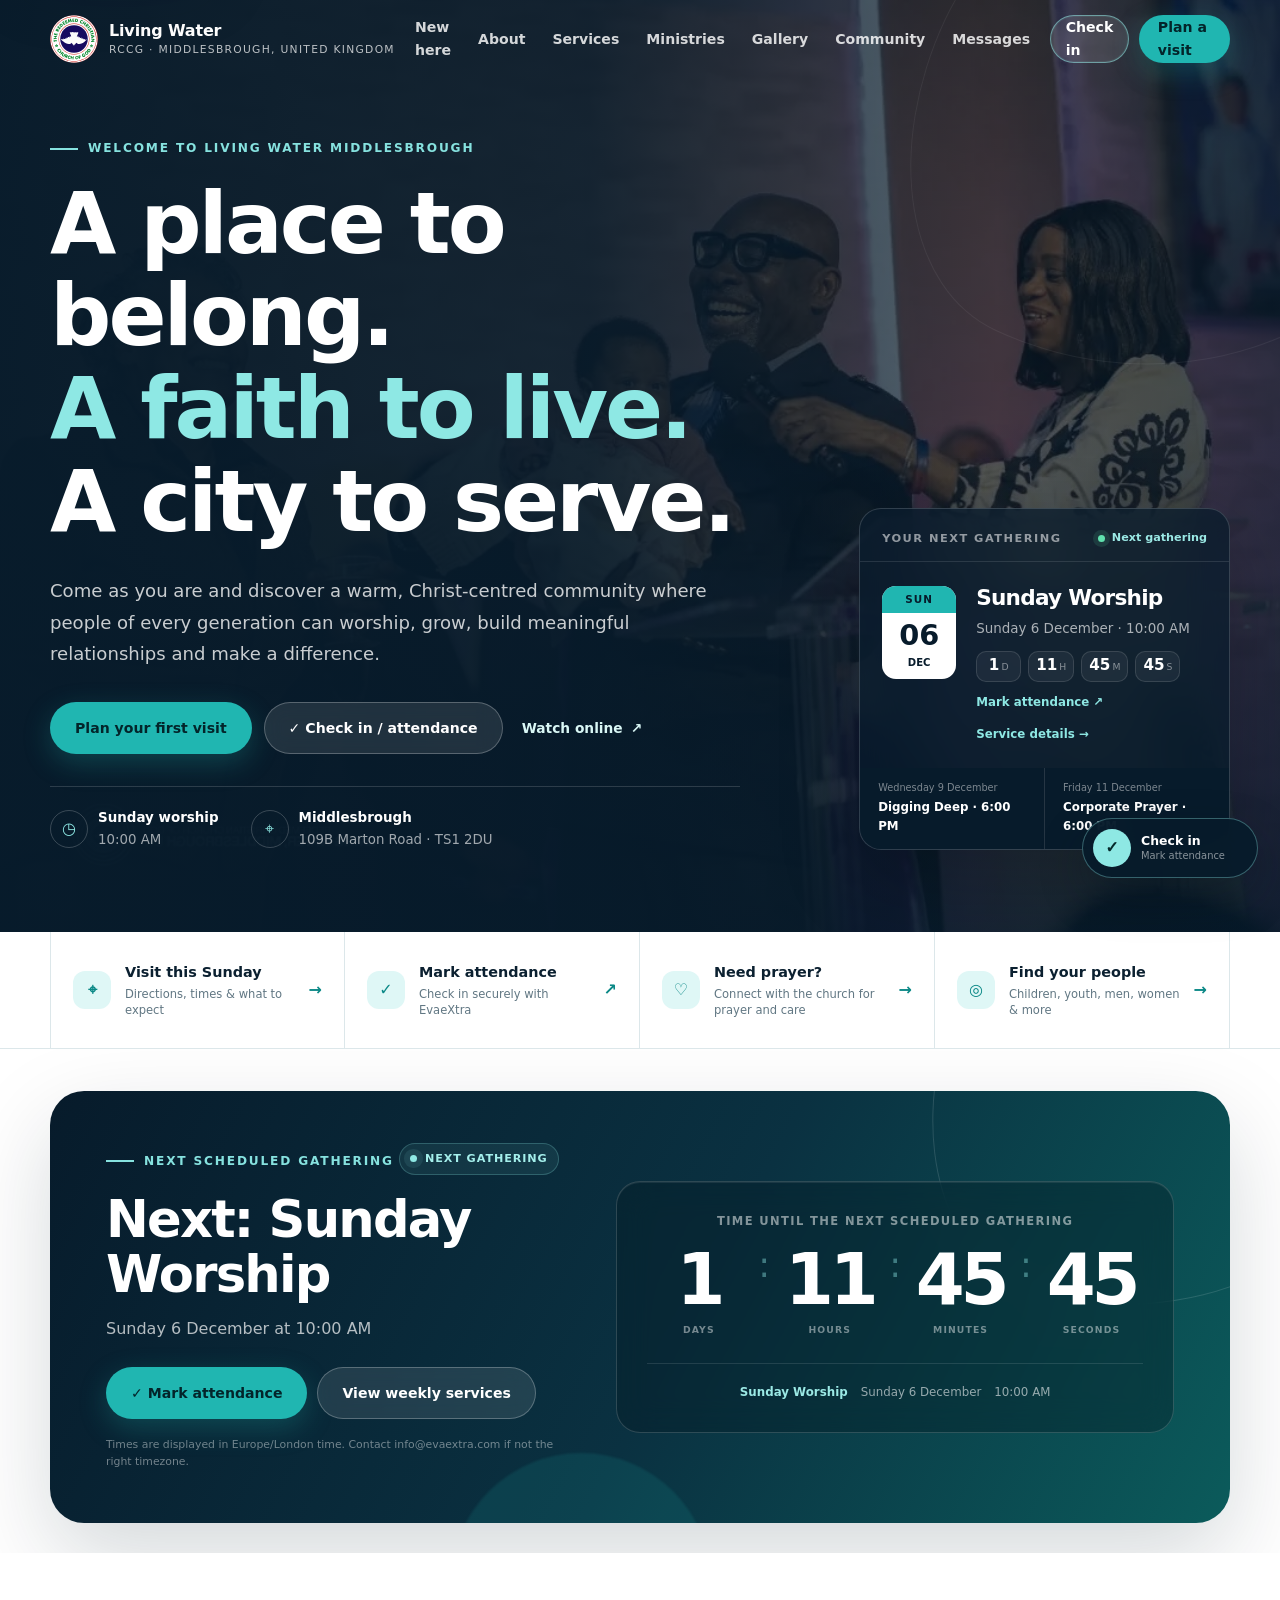
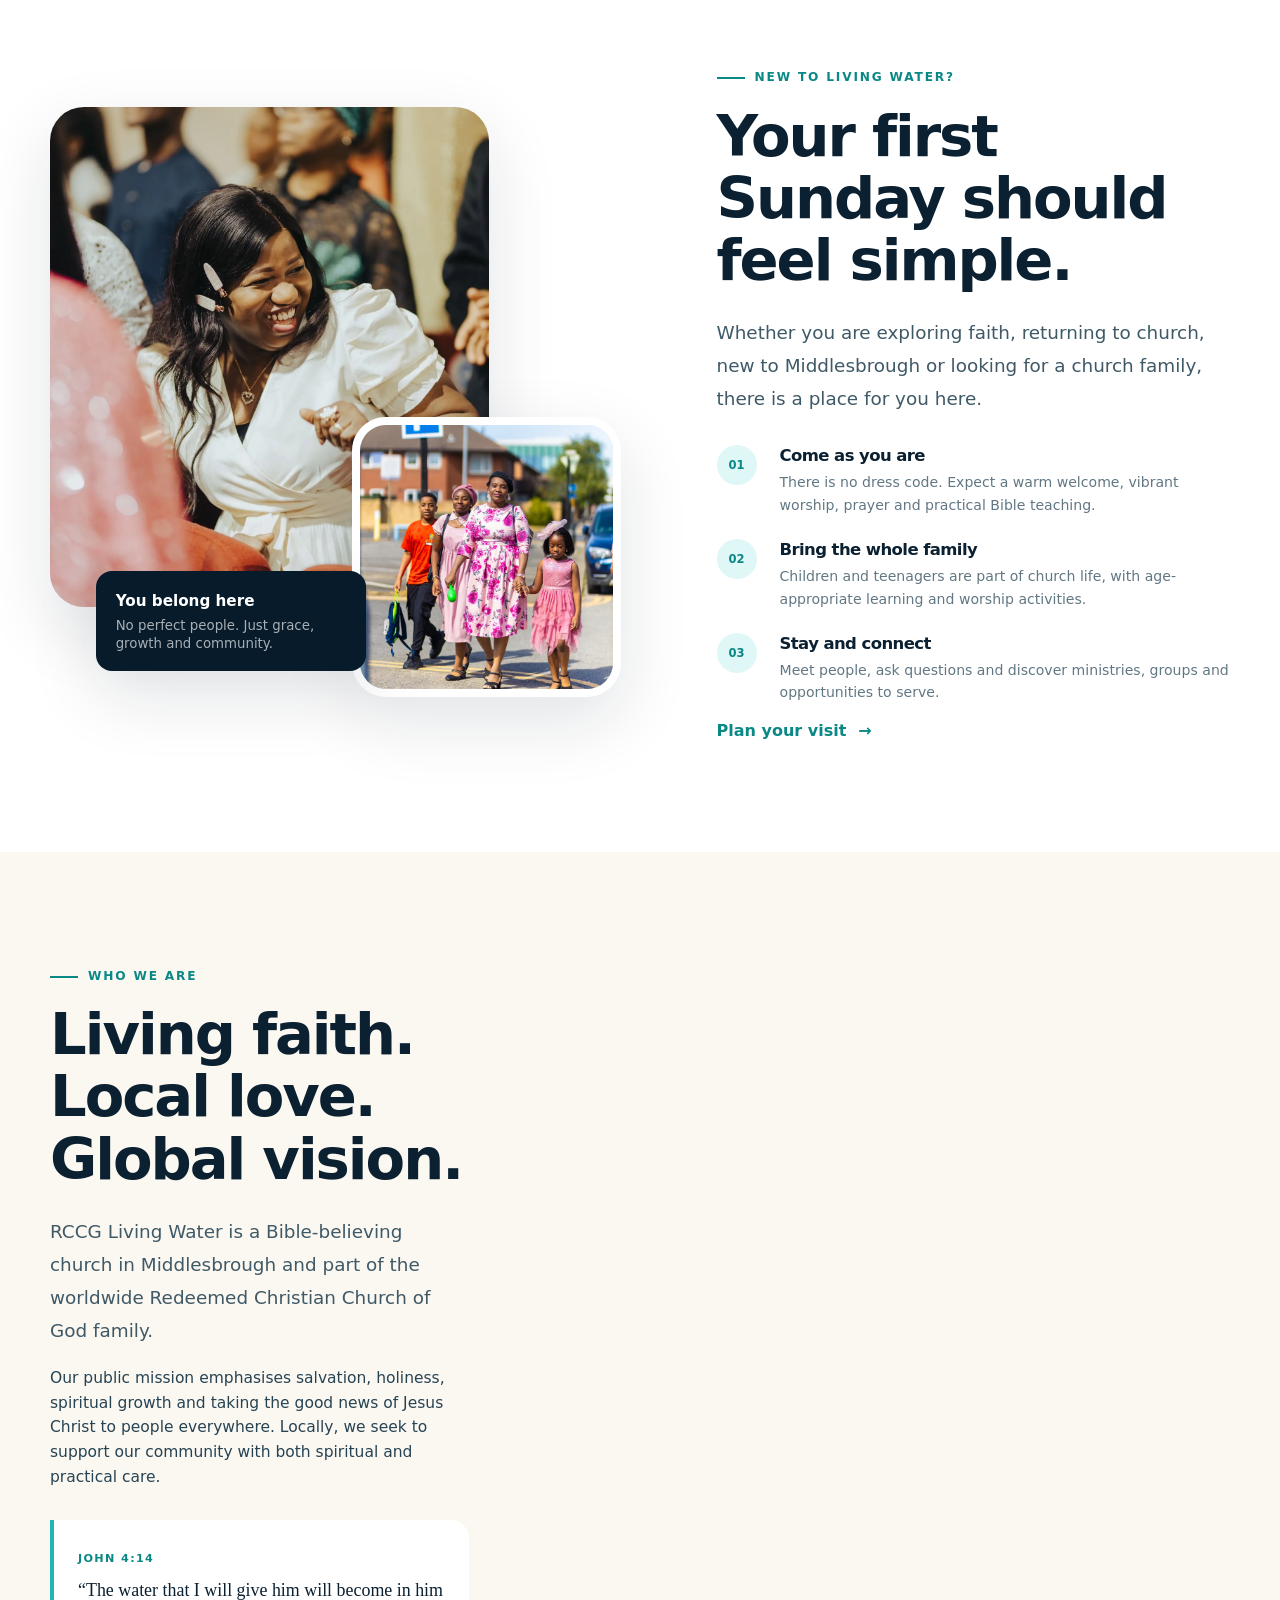
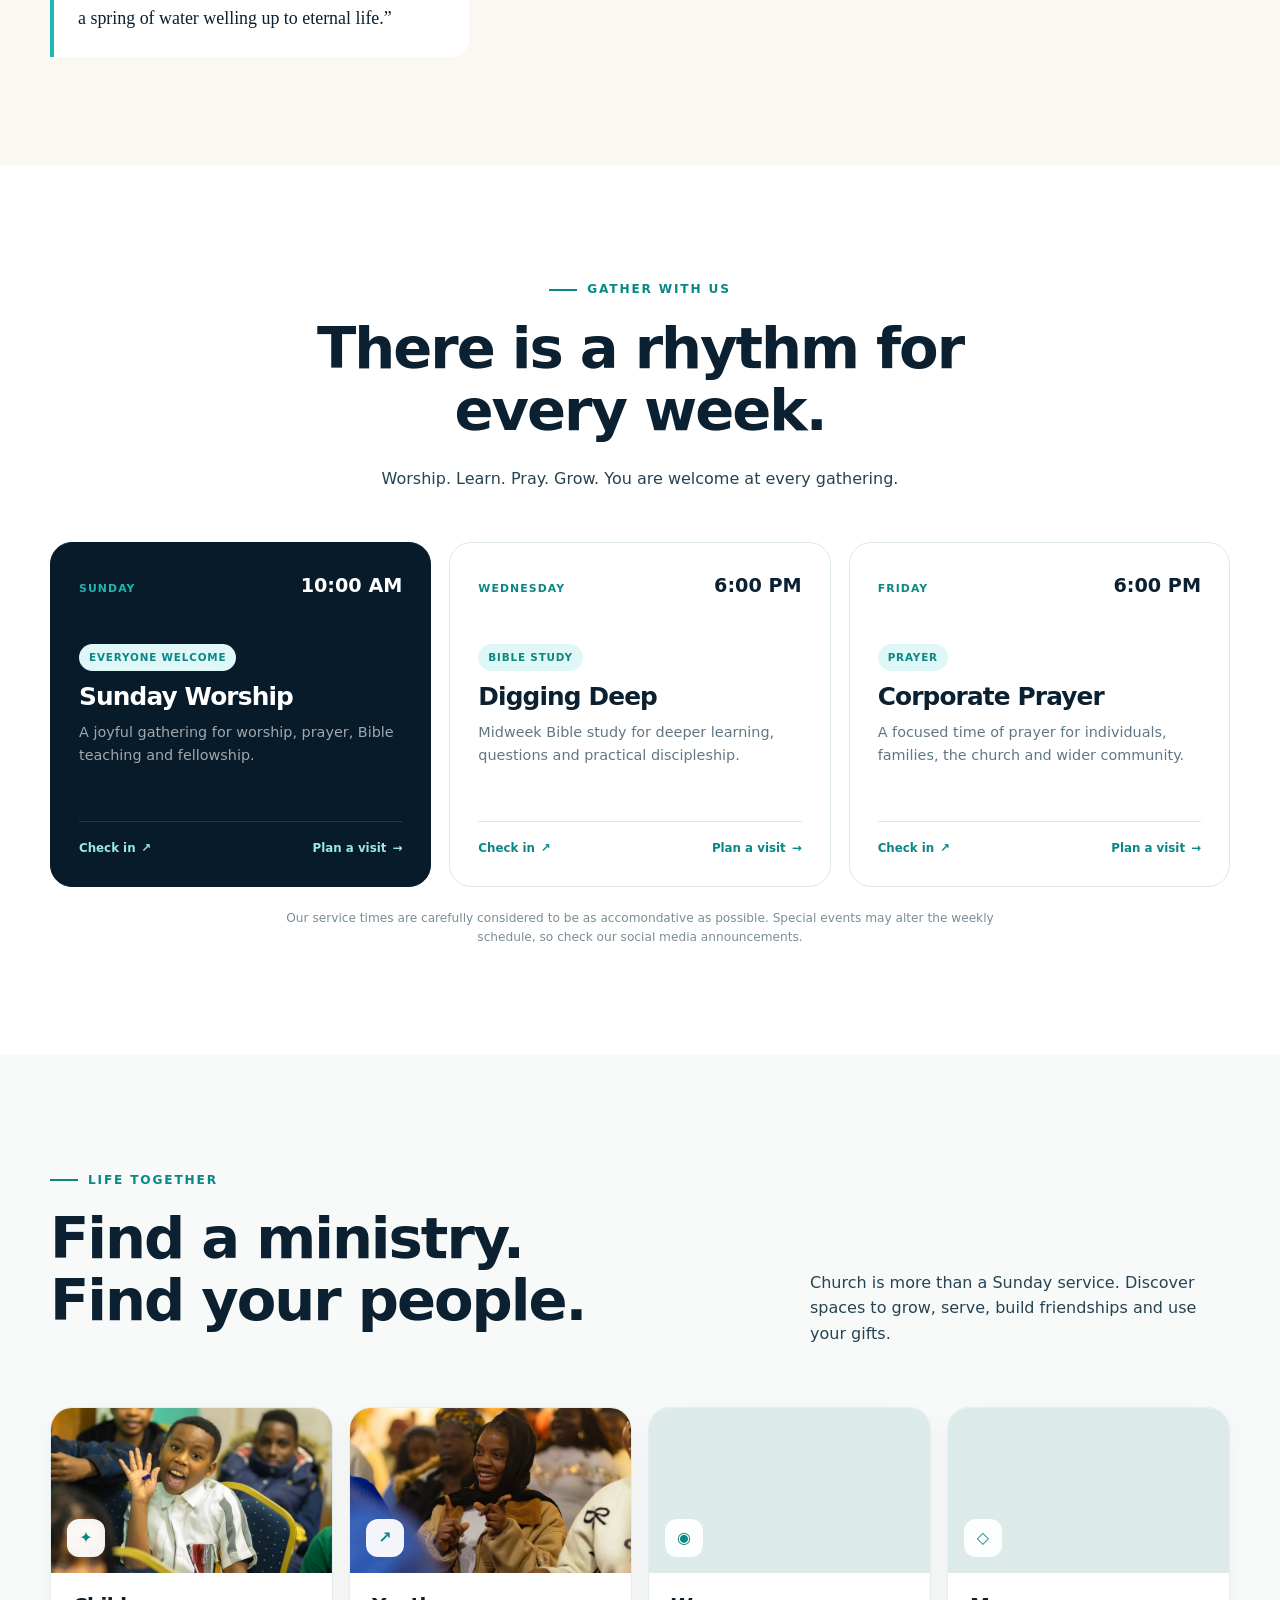
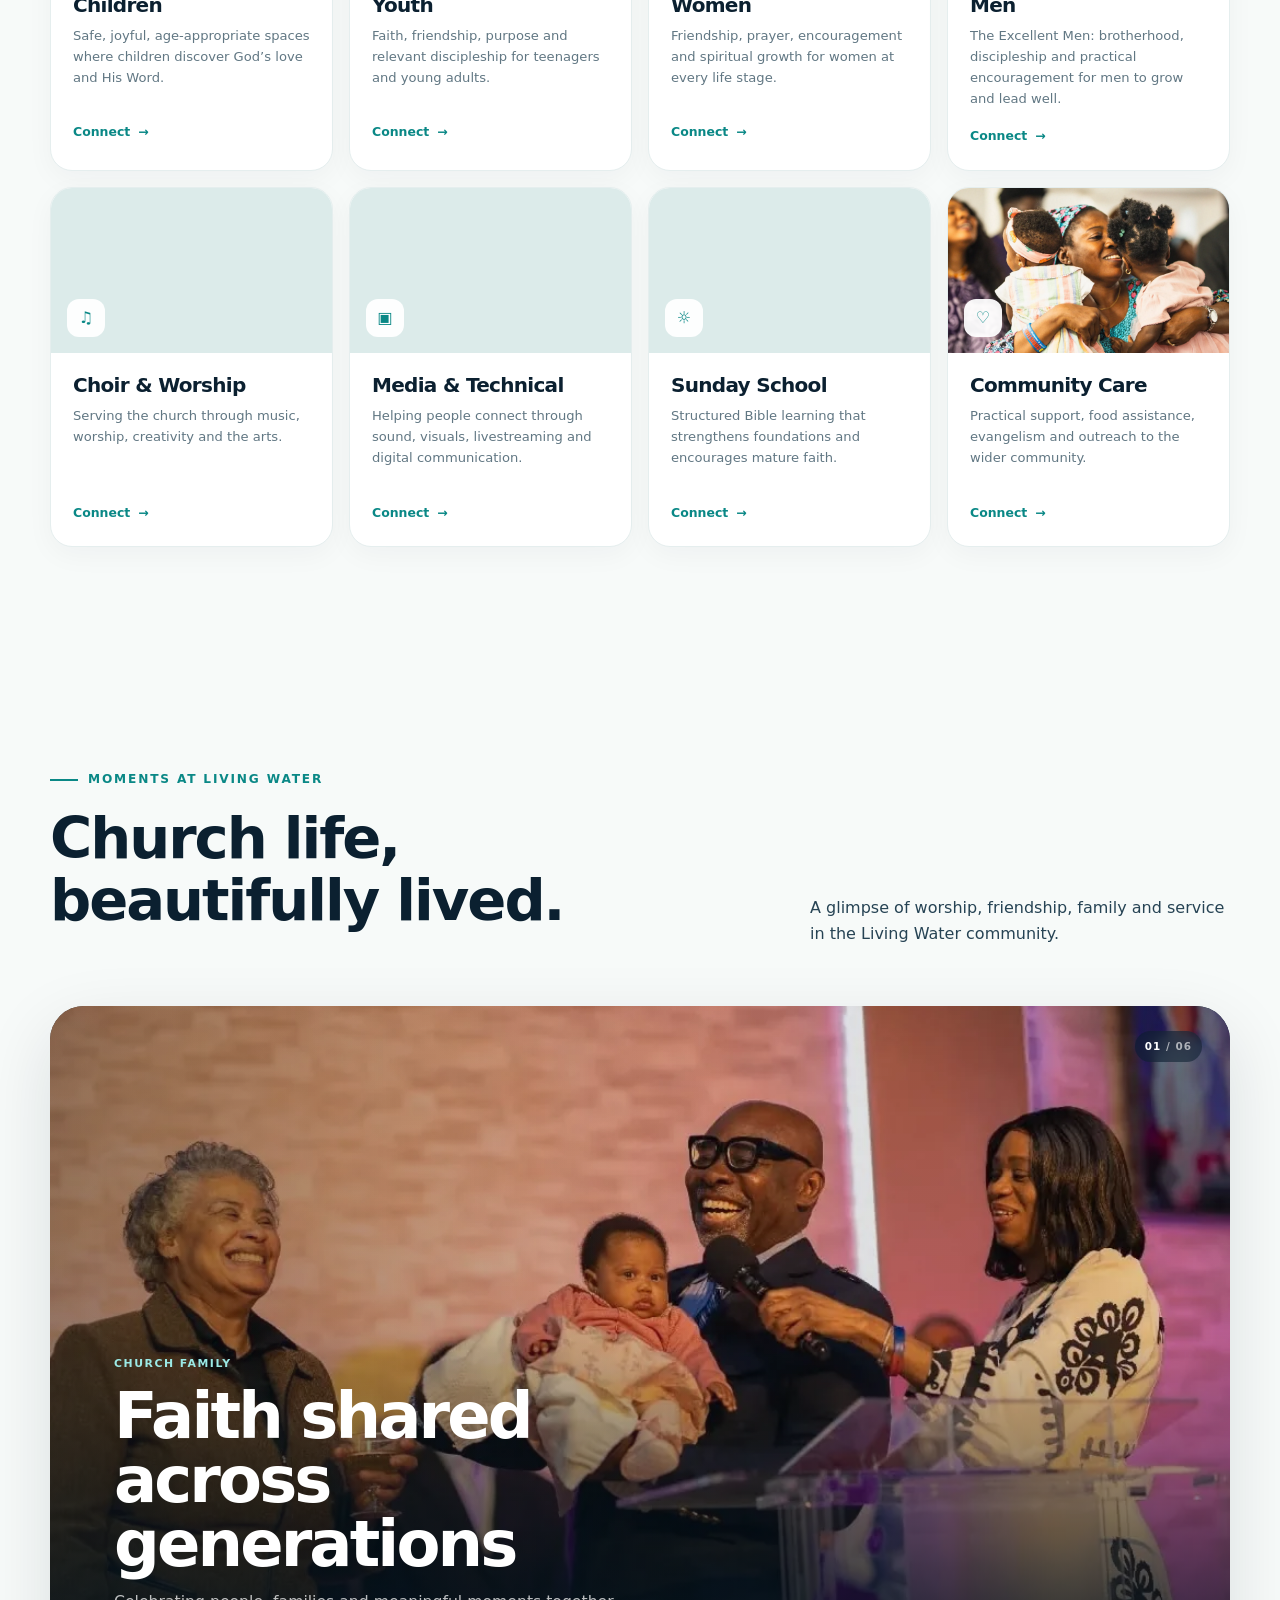
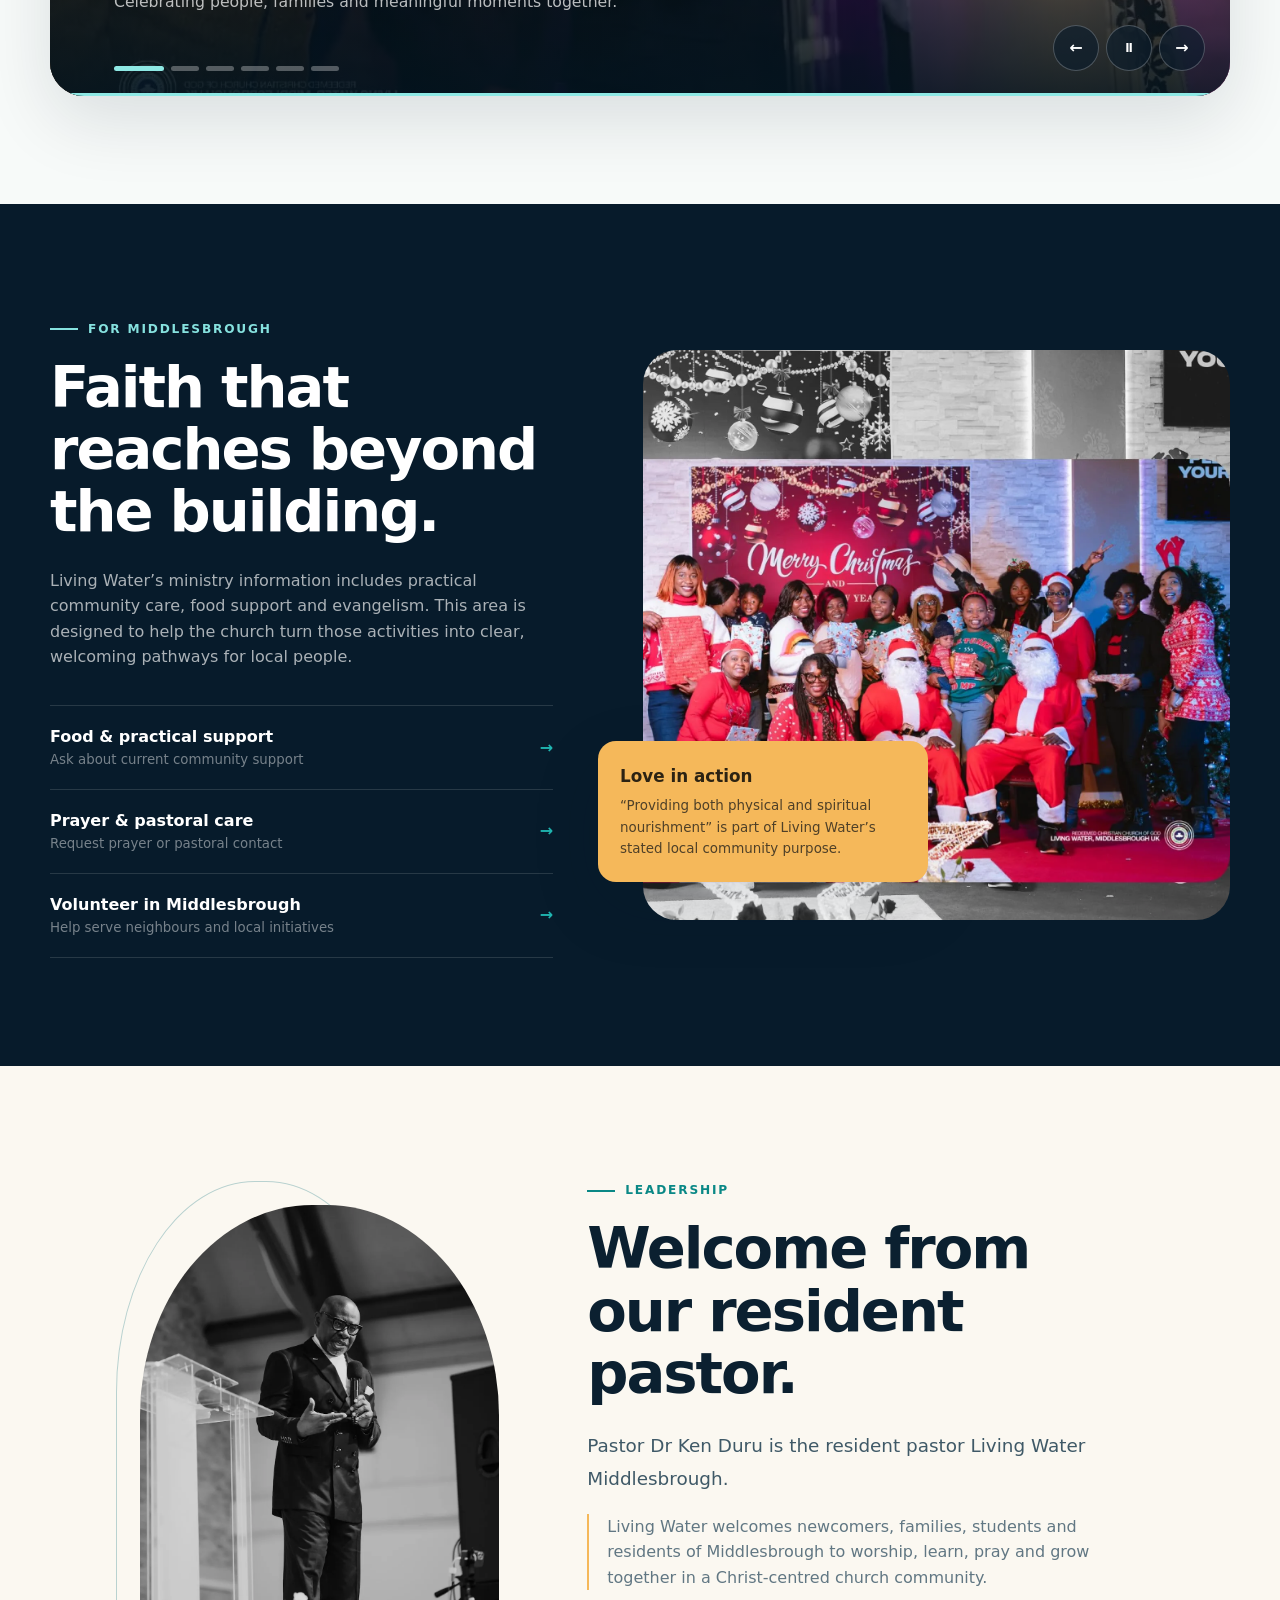
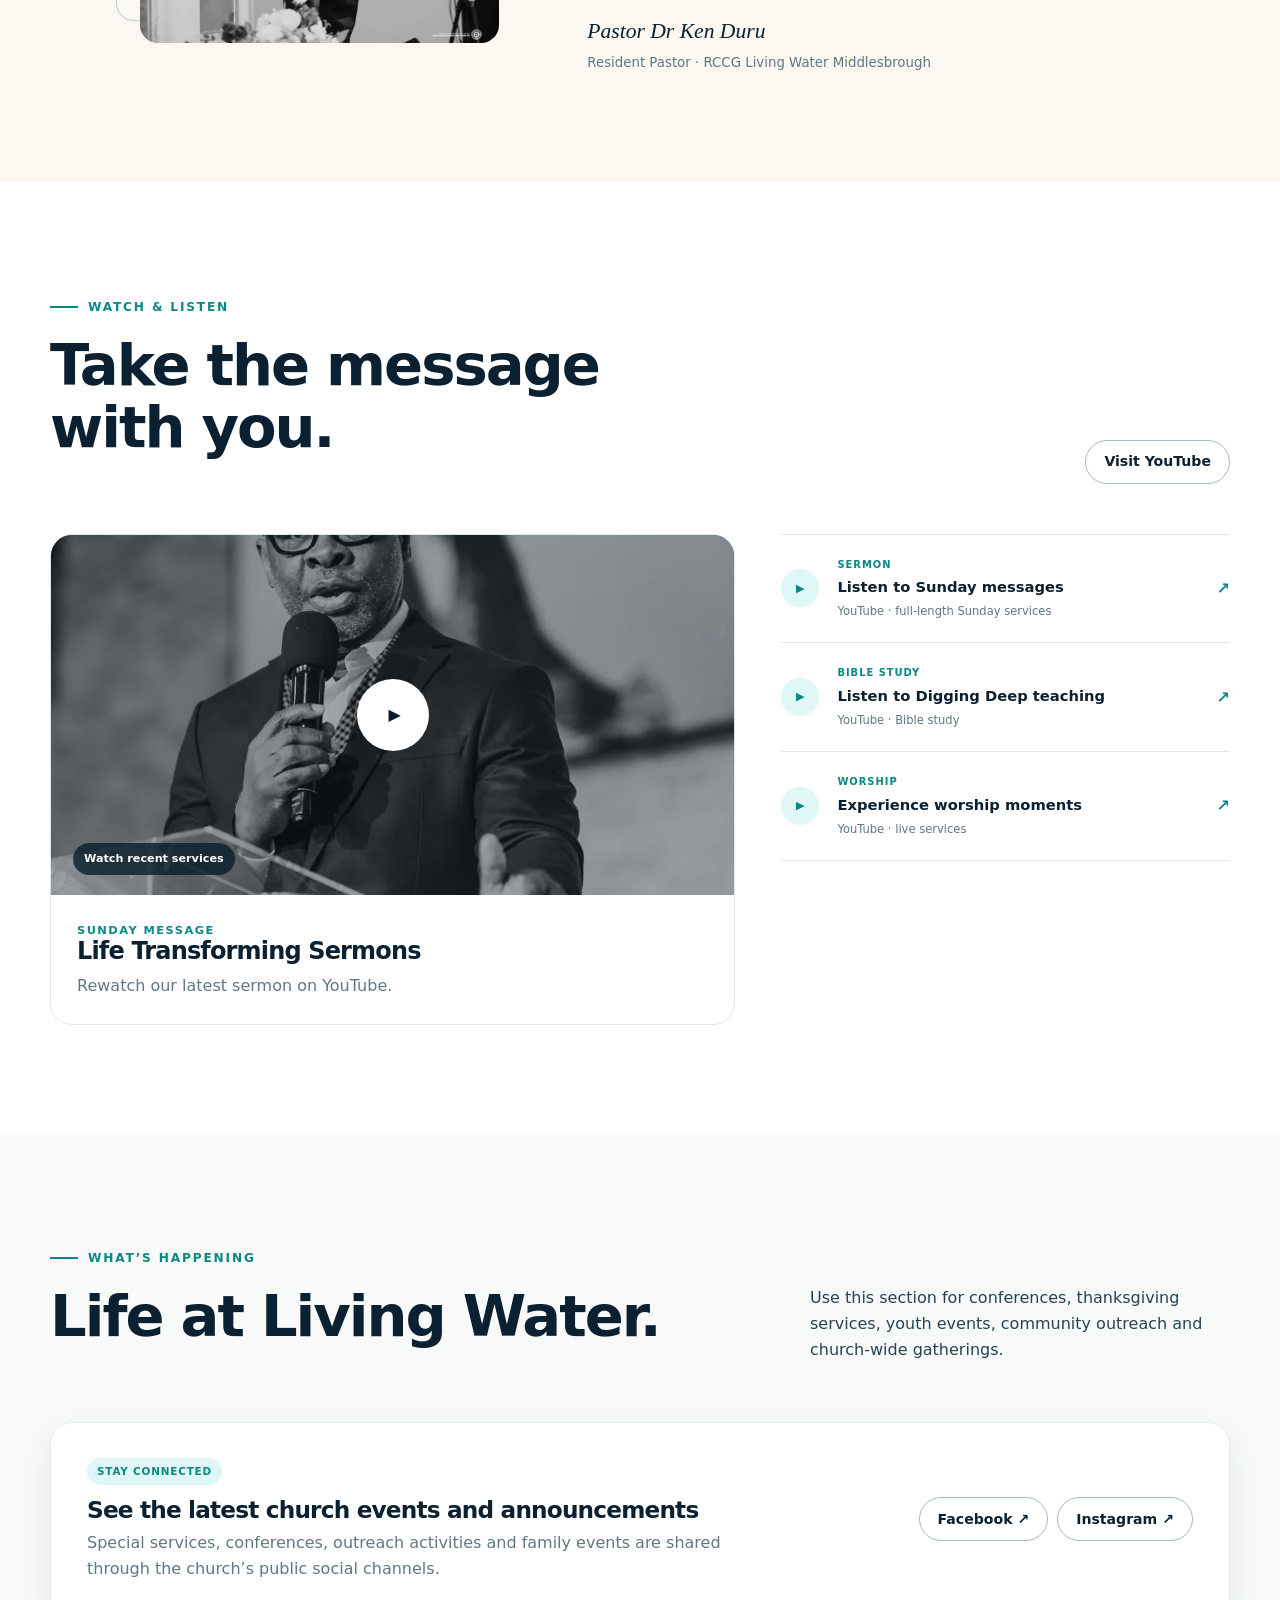
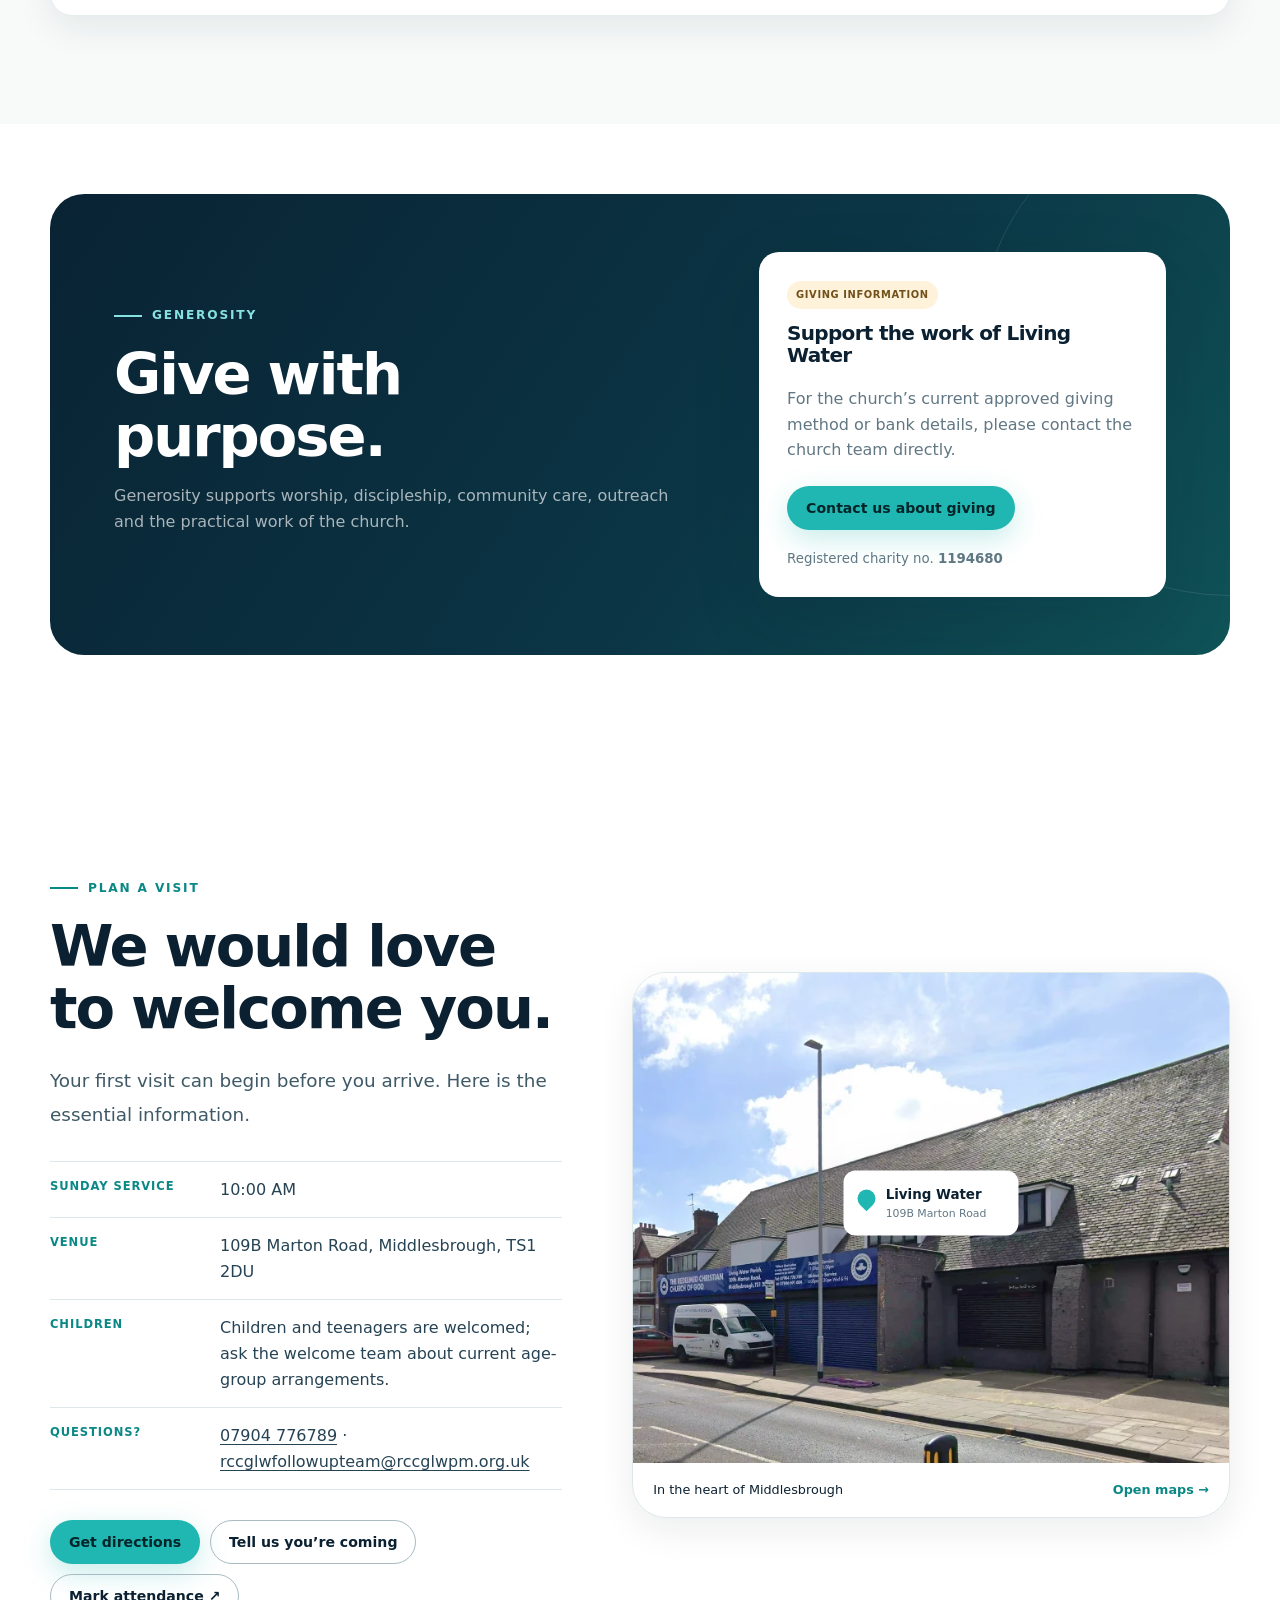
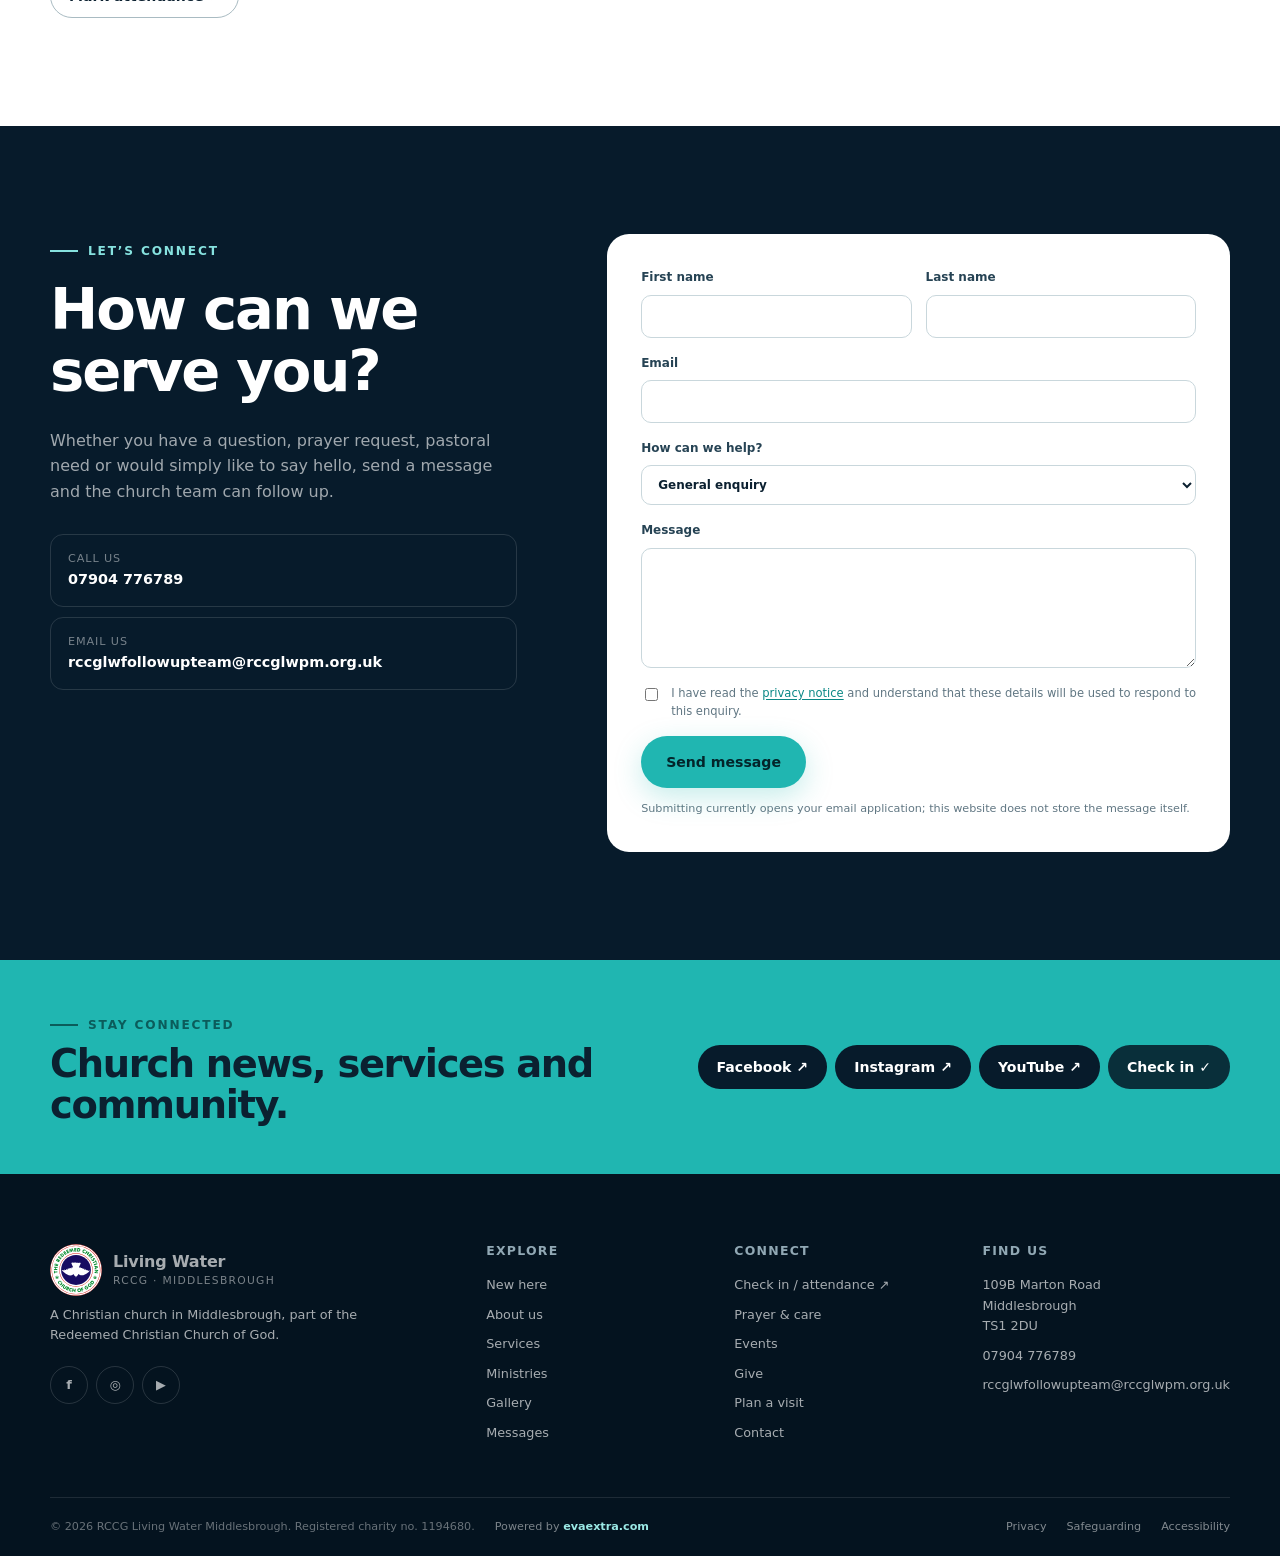
<file: index.html>
<!doctype html>
<html lang="en-GB">
<head>
  <meta charset="utf-8" />
  <meta name="viewport" content="width=device-width, initial-scale=1" />
  <meta name="theme-color" content="#071b2b" />
  <meta name="description" content="RCCG Living Water Middlesbrough — a Christ-centred church family serving Middlesbrough and beyond." />
  <meta property="og:title" content="RCCG Living Water Middlesbrough" />
  <meta property="og:description" content="A place to belong. A faith to live. A city to serve." />
  <meta property="og:type" content="website" />
  <meta property="og:image" content="https://rccglwpm.org.uk/assets/images/hero-community.jpeg" />
  <meta property="og:image:alt" content="RCCG Living Water Middlesbrough church family" />
  <meta property="og:url" content="https://rccglwpm.org.uk/" />
  <meta name="twitter:card" content="summary_large_image" />
  <meta name="robots" content="index,follow" />
  <link rel="canonical" href="https://rccglwpm.org.uk/" />
  <link rel="preload" as="image" href="assets/images/web/hero-community.webp" fetchpriority="high" />
  <title>RCCG Living Water Middlesbrough</title>
  <link rel="icon" href="assets/images/favicon.svg" type="image/svg+xml" />
  <link rel="manifest" href="site.webmanifest" />
  <link rel="stylesheet" href="assets/css/base.css" />
  <link rel="stylesheet" href="assets/css/components.css" />
  <link rel="stylesheet" href="assets/css/home.css" />
  <script type="application/ld+json">
  {
    "@context": "https://schema.org",
    "@type": "Church",
    "name": "RCCG Living Water Middlesbrough",
    "url": "https://rccglwpm.org.uk/",
    "telephone": "+447904776789",
    "email": "rccglwfollowupteam@rccglwpm.org.uk",
    "address": {
      "@type": "PostalAddress",
      "streetAddress": "109B Marton Road",
      "addressLocality": "Middlesbrough",
      "postalCode": "TS1 2DU",
      "addressCountry": "GB"
    },
    "sameAs": [
      "https://www.facebook.com/RCCGLWMiddlesbrough/",
      "https://www.instagram.com/rccglwpm/",
      "https://www.youtube.com/@rccglivingwatermiddlesbrou8286"
    ]
  }
  </script>
  <script type="module" src="assets/js/main.js"></script>
</head>
<body>
  <a class="skip-link" href="#main">Skip to main content</a>
  <header class="site-header" data-header>
    <div class="container nav-shell">
      <a class="brand" href="#home" aria-label="RCCG Living Water Middlesbrough home">
        <img src="assets/images/logo-placeholder.svg" alt="" width="48" height="48" />
        <span class="brand-copy">
          <strong>Living Water</strong>
          <small>RCCG · Middlesbrough, United Kingdom</small>
        </span>
      </a>
      <nav class="desktop-nav" aria-label="Primary navigation">
        <a href="#new-here">New here</a>
        <a href="#about">About</a>
        <a href="#services">Services</a>
        <a href="#ministries">Ministries</a>
        <a href="#gallery">Gallery</a>
        <a href="#community">Community</a>
        <a href="#messages">Messages</a>
      </nav>
      <div class="nav-actions">
        <a href="https://evaextra.com/checkin" class="button button-checkin desktop-only" data-checkin-link target="_blank" rel="noopener">Check in</a>
        <a class="button button-primary desktop-only" href="#visit">Plan a visit</a>
        <button class="menu-button" type="button" aria-label="Open menu" aria-expanded="false" data-menu-toggle>
          <span></span><span></span><span></span>
        </button>
      </div>
    </div>
    <div class="mobile-menu" data-mobile-menu hidden>
      <nav class="container" aria-label="Mobile navigation">
        <a href="#new-here">New here</a>
        <a href="#about">About</a>
        <a href="#services">Services</a>
        <a href="#ministries">Ministries</a>
        <a href="#gallery">Gallery</a>
        <a href="#community">Community</a>
        <a href="#messages">Messages</a>
        <a href="#contact">Contact</a>
        <a href="https://evaextra.com/checkin" class="button button-checkin" data-checkin-link target="_blank" rel="noopener">✓ Check in / attendance</a>
        <a class="button button-primary" href="#visit">Plan a visit</a>
      </nav>
    </div>
  </header>

  <main id="main">
    <section class="hero" id="home" aria-labelledby="hero-title">
      <div class="hero-media" aria-hidden="true">
        <img src="assets/images/web/hero-community.webp" alt="" width="1078" height="783" fetchpriority="high" decoding="async" />
        <div class="hero-wash"></div>
      </div>
      <div class="container hero-grid">
        <div class="hero-copy" data-reveal>
          <p class="eyebrow light">Welcome to Living Water Middlesbrough</p>
          <h1 id="hero-title">A place to belong.<br /><span>A faith to live.</span><br />A city to serve.</h1>
          <p class="hero-lead">Come as you are and discover a warm, Christ-centred community where people of every generation can worship, grow, build meaningful relationships and make a difference.</p>
          <div class="hero-actions">
            <a class="button button-primary button-large" href="#visit">Plan your first visit</a>
            <a href="https://evaextra.com/checkin" class="button button-glass button-large" data-checkin-link target="_blank" rel="noopener">✓ Check in / attendance</a>
            <a href="https://www.youtube.com/@rccglivingwatermiddlesbrou8286/streams" class="hero-watch-link" data-live-link target="_blank" rel="noopener">Watch online <span>↗</span></a>
          </div>
          <div class="hero-meta" aria-label="Key church information">
            <div><span class="meta-icon">◷</span><span><strong>Sunday worship</strong><small data-sunday-time>10:00 AM</small></span></div>
            <div><span class="meta-icon">⌖</span><span><strong>Middlesbrough</strong><small>109B Marton Road · TS1 2DU</small></span></div>
          </div>
        </div>
        <aside class="next-card" data-reveal aria-label="Service and attendance information">
          <div class="next-card-top">
            <p class="kicker">Your next gathering</p>
            <span class="live-dot"><i></i> <span data-service-status>Next gathering</span></span>
          </div>
          <div class="next-card-main">
            <span class="date-tile"><strong data-next-service-day>—</strong><b data-next-service-date>—</b><small data-next-service-month>—</small></span>
            <div>
              <h2 data-next-service-title>Next service</h2>
              <p><span data-next-service-date-long>Loading date…</span> · <span data-next-service-time>—</span></p>
              <div class="mini-countdown" aria-hidden="true">
                <span><b data-mini-days>0</b><small>d</small></span>
                <span><b data-mini-hours>00</b><small>h</small></span>
                <span><b data-mini-minutes>00</b><small>m</small></span>
                <span><b data-mini-seconds>00</b><small>s</small></span>
              </div>
              <div class="next-card-actions"><a href="https://evaextra.com/checkin" data-checkin-link target="_blank" rel="noopener">Mark attendance ↗</a><a href="#services">Service details →</a></div>
            </div>
          </div>
          <div class="next-card-footer" data-upcoming-mini></div>
        </aside>
      </div>
      <div class="water-mark" aria-hidden="true"></div>
    </section>

    <section class="welcome-strip" aria-label="Quick links">
      <div class="container quick-grid">
        <a href="#visit" data-reveal><span class="quick-icon">⌖</span><span><strong>Visit this Sunday</strong><small>Directions, times & what to expect</small></span><b>→</b></a>
        <a href="https://evaextra.com/checkin" data-checkin-link target="_blank" rel="noopener" data-reveal><span class="quick-icon">✓</span><span><strong>Mark attendance</strong><small>Check in securely with EvaeXtra</small></span><b>↗</b></a>
        <a href="#community" data-reveal><span class="quick-icon">♡</span><span><strong>Need prayer?</strong><small>Connect with the church for prayer and care</small></span><b>→</b></a>
        <a href="#ministries" data-reveal><span class="quick-icon">◎</span><span><strong>Find your people</strong><small>Children, youth, men, women & more</small></span><b>→</b></a>
      </div>
    </section>

    <section class="service-countdown-section" id="next-service" aria-labelledby="countdown-title">
      <div class="container">
        <div class="countdown-shell" data-countdown-shell data-reveal>
          <div class="countdown-copy">
            <p class="eyebrow light">Next scheduled gathering</p>
            <span class="countdown-status"><i></i><span data-service-status>Next gathering</span></span>
            <h2 id="countdown-title" data-countdown-heading>Loading the next service…</h2>
            <p data-countdown-supporting>Times are displayed in Europe/London time. Contact info@evaextra.com if not the right timezone.</p>
            <div class="countdown-actions">
              <a href="https://evaextra.com/checkin" class="button button-primary button-large" data-checkin-link target="_blank" rel="noopener">✓ Mark attendance</a>
              <a class="button button-glass button-large" href="#services">View weekly services</a>
            </div>
            <small class="countdown-zone">Times are displayed in Europe/London time. Contact info@evaextra.com if not the right timezone.</small>
          </div>
          <div class="countdown-display" aria-label="Countdown to the next scheduled church gathering">
            <p data-countdown-label>Time until the next scheduled gathering</p>
            <div class="countdown-digits">
              <span><b data-countdown-days>0</b><small>Days</small></span>
              <i>:</i>
              <span><b data-countdown-hours>00</b><small>Hours</small></span>
              <i>:</i>
              <span><b data-countdown-minutes>00</b><small>Minutes</small></span>
              <i>:</i>
              <span><b data-countdown-seconds>00</b><small>Seconds</small></span>
            </div>
            <div class="countdown-next-line"><strong data-next-service-title>Next service</strong><span data-next-service-date-long>—</span><span data-next-service-time>—</span></div>
          </div>
        </div>
      </div>
    </section>

    <section class="section story-section" id="new-here">
      <div class="container split-grid">
        <div class="image-stack" data-reveal>
          <div class="image-card image-card-main"><img src="assets/images/web/worship-community.webp" alt="A joyful worshipper during a Living Water church gathering" loading="lazy" /></div>
          <div class="image-card image-card-small"><img src="assets/images/web/welcome-family.webp" alt="A family walking together in the local community" loading="lazy" /></div>
          <span class="floating-note"><strong>You belong here</strong><small>No perfect people. Just grace, growth and community.</small></span>
        </div>
        <div class="content-block" data-reveal>
          <p class="eyebrow">New to Living Water?</p>
          <h2>Your first Sunday should feel simple.</h2>
          <p class="section-lead">Whether you are exploring faith, returning to church, new to Middlesbrough or looking for a church family, there is a place for you here.</p>
          <div class="steps">
            <article><span>01</span><div><h3>Come as you are</h3><p>There is no dress code. Expect a warm welcome, vibrant worship, prayer and practical Bible teaching.</p></div></article>
            <article><span>02</span><div><h3>Bring the whole family</h3><p>Children and teenagers are part of church life, with age-appropriate learning and worship activities.</p></div></article>
            <article><span>03</span><div><h3>Stay and connect</h3><p>Meet people, ask questions and discover ministries, groups and opportunities to serve.</p></div></article>
          </div>
          <a class="text-link" href="#visit">Plan your visit <span>→</span></a>
        </div>
      </div>
    </section>

    <section class="section about-section" id="about">
      <div class="container about-grid">
        <div class="content-block" data-reveal>
          <p class="eyebrow">Who we are</p>
          <h2>Living faith.<br />Local love.<br />Global vision.</h2>
          <p class="section-lead">RCCG Living Water is a Bible-believing church in Middlesbrough and part of the worldwide Redeemed Christian Church of God family.</p>
          <p>Our public mission emphasises salvation, holiness, spiritual growth and taking the good news of Jesus Christ to people everywhere. Locally, we seek to support our community with both spiritual and practical care.</p>
          <div class="scripture-card">
            <span>John 4:14</span>
            <blockquote>“The water that I will give him will become in him a spring of water welling up to eternal life.”</blockquote>
          </div>
        </div>
        <div class="values-panel" data-reveal>
          <p class="kicker">What shapes us</p>
          <div class="value-grid">
            <article><span>01</span><h3>Jesus centred</h3><p>Everything begins and ends with Jesus Christ.</p></article>
            <article><span>02</span><h3>Bible grounded</h3><p>Scripture shapes our faith, choices and teaching.</p></article>
            <article><span>03</span><h3>Prayer powered</h3><p>We believe prayer changes people and situations.</p></article>
            <article><span>04</span><h3>Community minded</h3><p>Faith is expressed through practical love and service.</p></article>
            <article><span>05</span><h3>Generations together</h3><p>Children, young people, adults and families grow together.</p></article>
            <article><span>06</span><h3>Everyone can serve</h3><p>Every person has gifts that can bless others.</p></article>
          </div>
        </div>
      </div>
    </section>

    <section class="section schedule-section" id="services">
      <div class="container">
        <div class="section-heading centred" data-reveal>
          <p class="eyebrow">Gather with us</p>
          <h2>There is a rhythm for every week.</h2>
          <p>Worship. Learn. Pray. Grow. You are welcome at every gathering.</p>
        </div>
        <div class="schedule-grid" data-schedule-grid></div>
        <p class="verification-note">Our service times are carefully considered to be as accomondative as possible. Special events may alter the weekly schedule, so check our social media announcements.</p>
      </div>
    </section>

    <section class="section ministries-section" id="ministries">
      <div class="container">
        <div class="section-heading inline-heading" data-reveal>
          <div><p class="eyebrow">Life together</p><h2>Find a ministry. Find your people.</h2></div>
          <p>Church is more than a Sunday service. Discover spaces to grow, serve, build friendships and use your gifts.</p>
        </div>
        <div class="ministry-grid" data-ministry-grid></div>
      </div>
    </section>

    <section class="section gallery-section" id="gallery" aria-labelledby="gallery-title">
      <div class="container">
        <div class="section-heading inline-heading" data-reveal>
          <div><p class="eyebrow">Moments at Living Water</p><h2 id="gallery-title">Church life, beautifully lived.</h2></div>
          <p>A glimpse of worship, friendship, family and service in the Living Water community.</p>
        </div>
        <div class="gallery" data-gallery data-reveal tabindex="0" aria-label="Living Water photo gallery slideshow"></div>
      </div>
    </section>

    <section class="section community-section" id="community">
      <div class="container community-grid">
        <div class="community-copy" data-reveal>
          <p class="eyebrow light">For Middlesbrough</p>
          <h2>Faith that reaches beyond the building.</h2>
          <p>Living Water’s ministry information includes practical community care, food support and evangelism. This area is designed to help the church turn those activities into clear, welcoming pathways for local people.</p>
          <div class="community-links">
            <a href="#contact"><span>Food & practical support</span><small>Ask about current community support</small><b>→</b></a>
            <a href="#contact"><span>Prayer & pastoral care</span><small>Request prayer or pastoral contact</small><b>→</b></a>
            <a href="#contact"><span>Volunteer in Middlesbrough</span><small>Help serve neighbours and local initiatives</small><b>→</b></a>
          </div>
        </div>
        <div class="community-visual" data-reveal>
          <img src="assets/images/web/community-christmas.webp" alt="Church community gathered together at a Christmas celebration" loading="lazy" />
          <div class="impact-card"><strong>Love in action</strong><p>“Providing both physical and spiritual nourishment” is part of Living Water’s stated local community purpose.</p></div>
        </div>
      </div>
    </section>

    <section class="section pastor-section">
      <div class="container pastor-grid">
        <div class="pastor-photo" data-reveal>
          <img src="assets/images/web/pastor-ken-duru.webp" alt="Resident pastor speaking from the church lectern" loading="lazy" decoding="async" />
        </div>
        <div class="pastor-copy" data-reveal>
          <p class="eyebrow">Leadership</p>
          <h2>Welcome from our resident pastor.</h2>
          <p class="section-lead">Pastor Dr Ken Duru is the resident pastor Living Water Middlesbrough.</p>
          <p class="pastor-note">Living Water welcomes newcomers, families, students and residents of Middlesbrough to worship, learn, pray and grow together in a Christ-centred church community.</p>
          <span class="pastor-signature">Pastor Dr Ken Duru</span>
          <small>Resident Pastor · RCCG Living Water Middlesbrough</small>
        </div>
      </div>
    </section>

    <section class="section messages-section" id="messages">
      <div class="container">
        <div class="section-heading inline-heading" data-reveal>
          <div><p class="eyebrow">Watch & listen</p><h2>Take the message with you.</h2></div>
          <a href="https://www.youtube.com/@rccglivingwatermiddlesbrou8286/streams" class="button button-outline" data-youtube-link target="_blank" rel="noopener">Visit YouTube</a>
        </div>
        <div class="messages-grid">
          <article class="featured-message" data-reveal>
            <div class="video-poster">
              <img src="assets/images/web/sermon-pastor.webp" alt="Pastor preaching during a Living Water service" loading="lazy" />
              <a href="https://www.youtube.com/@rccglivingwatermiddlesbrou8286/streams" class="play-button" data-youtube-link target="_blank" rel="noopener" aria-label="Watch on YouTube">▶</a>
              <span>Watch recent services</span>
            </div>
            <div class="message-copy"><p class="kicker">Sunday message</p><h3>Life Transforming Sermons</h3><p>Rewatch our latest sermon on YouTube.</p></div>
          </article>
          <div class="message-list" data-message-list></div>
        </div>
      </div>
    </section>

    <section class="section events-section" id="events">
      <div class="container">
        <div class="section-heading inline-heading" data-reveal>
          <div><p class="eyebrow">What’s happening</p><h2>Life at Living Water.</h2></div>
          <p>Use this section for conferences, thanksgiving services, youth events, community outreach and church-wide gatherings.</p>
        </div>
        <div class="events-grid" data-events-grid></div>
      </div>
    </section>

    <section class="section give-section" id="give">
      <div class="container give-shell" data-reveal>
        <div>
          <p class="eyebrow light">Generosity</p>
          <h2>Give with purpose.</h2>
          <p>Generosity supports worship, discipleship, community care, outreach and the practical work of the church.</p>
        </div>
        <div class="give-card">
          <span class="secure-chip">Giving information</span>
          <h3>Support the work of Living Water</h3>
          <p>For the church’s current approved giving method or bank details, please contact the church team directly.</p>
          <a class="button button-primary" data-give-link href="#contact">Contact us about giving</a>
          <small>Registered charity no. <strong>1194680</strong></small>
        </div>
      </div>
    </section>

    <section class="section visit-section" id="visit">
      <div class="container visit-grid">
        <div class="visit-copy" data-reveal>
          <p class="eyebrow">Plan a visit</p>
          <h2>We would love to welcome you.</h2>
          <p class="section-lead">Your first visit can begin before you arrive. Here is the essential information.</p>
          <dl class="visit-details">
            <div><dt>Sunday service</dt><dd>10:00 AM</dd></div>
            <div><dt>Venue</dt><dd>109B Marton Road, Middlesbrough, TS1 2DU</dd></div>
            <div><dt>Children</dt><dd>Children and teenagers are welcomed; ask the welcome team about current age-group arrangements.</dd></div>
            <div><dt>Questions?</dt><dd><a href="tel:+447904776789">07904 776789</a> · <a href="mailto:rccglwfollowupteam@rccglwpm.org.uk">rccglwfollowupteam@rccglwpm.org.uk</a></dd></div>
          </dl>
          <div class="button-row">
            <a href="https://www.google.com/maps/search/?api=1&query=109B+Marton+Road%2C+Middlesbrough%2C+TS1+2DU" class="button button-primary" data-directions-link target="_blank" rel="noopener">Get directions</a>
            <a class="button button-outline" href="#contact">Tell us you’re coming</a>
            <a href="https://evaextra.com/checkin" class="button button-outline" data-checkin-link target="_blank" rel="noopener">Mark attendance ↗</a>
          </div>
        </div>
        <div class="map-card" data-reveal>
          <div class="map-visual" role="img" aria-label="Street view of the church location on Marton Road in Middlesbrough">
            <img src="assets/images/web/church-location.webp" alt="Church location on Marton Road in Middlesbrough" loading="lazy" decoding="async" />
            <span class="map-pin"><i></i><strong>Living Water</strong><small>109B Marton Road</small></span>
          </div>
          <div class="map-footer"><span>In the heart of Middlesbrough</span><a href="https://www.google.com/maps/search/?api=1&query=109B+Marton+Road%2C+Middlesbrough%2C+TS1+2DU" data-directions-link target="_blank" rel="noopener">Open maps →</a></div>
        </div>
      </div>
    </section>

    <section class="section contact-section" id="contact">
      <div class="container contact-grid">
        <div class="contact-intro" data-reveal>
          <p class="eyebrow light">Let’s connect</p>
          <h2>How can we serve you?</h2>
          <p>Whether you have a question, prayer request, pastoral need or would simply like to say hello, send a message and the church team can follow up.</p>
          <div class="contact-cards">
            <a href="tel:+447904776789"><span>Call us</span><strong>07904 776789</strong></a>
            <a href="mailto:rccglwfollowupteam@rccglwpm.org.uk"><span>Email us</span><strong>rccglwfollowupteam@rccglwpm.org.uk</strong></a>
          </div>
        </div>
        <form class="contact-form" data-contact-form data-reveal>
          <div class="field-row"><label>First name<input name="firstName" autocomplete="given-name" required /></label><label>Last name<input name="lastName" autocomplete="family-name" required /></label></div>
          <label>Email<input type="email" name="email" autocomplete="email" required /></label>
          <label>How can we help?<select name="topic"><option>General enquiry</option><option>Prayer request</option><option>Plan a visit</option><option>Pastoral care</option><option>Community support</option><option>Volunteer / ministry</option><option>Giving</option></select></label>
          <label>Message<textarea name="message" rows="5" required></textarea></label>
          <label class="check-field"><input type="checkbox" name="consent" required /><span>I have read the <a href="privacy.html">privacy notice</a> and understand that these details will be used to respond to this enquiry.</span></label>
          <button class="button button-primary button-large" type="submit">Send message</button>
          <p class="form-note" data-form-note>Submitting currently opens your email application; this website does not store the message itself.</p>
        </form>
      </div>
    </section>

    <section class="newsletter-section" aria-label="Stay connected">
      <div class="container newsletter-shell" data-reveal>
        <div><p class="eyebrow">Stay connected</p><h2>Church news, services and community.</h2></div>
        <div class="connection-actions">
          <a href="https://www.facebook.com/RCCGLWMiddlesbrough/" class="button button-dark" data-facebook-link target="_blank" rel="noopener">Facebook ↗</a>
          <a href="https://www.instagram.com/rccglwpm/" class="button button-dark" data-instagram-link target="_blank" rel="noopener">Instagram ↗</a>
          <a href="https://www.youtube.com/@rccglivingwatermiddlesbrou8286/streams" class="button button-dark" data-youtube-link target="_blank" rel="noopener">YouTube ↗</a>
          <a href="https://evaextra.com/checkin" class="button button-dark connection-checkin" data-checkin-link target="_blank" rel="noopener">Check in ✓</a>
        </div>
      </div>
    </section>
  </main>

  <footer class="site-footer">
    <div class="container footer-grid">
      <div class="footer-brand">
        <a class="brand brand-light" href="#home"><img src="assets/images/logo-placeholder.svg" alt="" width="52" height="52" /><span class="brand-copy"><strong>Living Water</strong><small>RCCG · Middlesbrough</small></span></a>
        <p>A Christian church in Middlesbrough, part of the Redeemed Christian Church of God.</p>
        <div class="social-row"><a href="https://www.facebook.com/RCCGLWMiddlesbrough/" data-facebook-link target="_blank" rel="noopener" aria-label="Facebook">f</a><a href="https://www.instagram.com/rccglwpm/" data-instagram-link target="_blank" rel="noopener" aria-label="Instagram">◎</a><a href="https://www.youtube.com/@rccglivingwatermiddlesbrou8286/streams" data-youtube-link target="_blank" rel="noopener" aria-label="YouTube">▶</a></div>
      </div>
      <div><h3>Explore</h3><a href="#new-here">New here</a><a href="#about">About us</a><a href="#services">Services</a><a href="#ministries">Ministries</a><a href="#gallery">Gallery</a><a href="#messages">Messages</a></div>
      <div><h3>Connect</h3><a href="https://evaextra.com/checkin" data-checkin-link target="_blank" rel="noopener">Check in / attendance ↗</a><a href="#community">Prayer & care</a><a href="#events">Events</a><a href="#give">Give</a><a href="#visit">Plan a visit</a><a href="#contact">Contact</a></div>
      <div><h3>Find us</h3><p>109B Marton Road<br />Middlesbrough<br />TS1 2DU</p><a href="tel:+447904776789">07904 776789</a><a href="mailto:rccglwfollowupteam@rccglwpm.org.uk">rccglwfollowupteam@rccglwpm.org.uk</a></div>
    </div>
    <div class="container footer-bottom"><div class="footer-legal"><p>© <span data-year></span> RCCG Living Water Middlesbrough. Registered charity no. 1194680.</p><p class="powered-by">Powered by <a href="https://evaextra.com/" data-evaextra-link target="_blank" rel="noopener">evaextra.com</a></p></div><div><a href="privacy.html">Privacy</a><a href="safeguarding.html">Safeguarding</a><a href="accessibility.html">Accessibility</a></div></div>
  </footer>
  <a href="https://evaextra.com/checkin" class="attendance-fab" data-checkin-link target="_blank" rel="noopener" aria-label="Open EvaeXtra to mark attendance"><span>✓</span><strong>Check in</strong><small>Mark attendance</small></a>
  <div class="toast" data-toast role="status" aria-live="polite"></div>
</body>
</html>
</file>
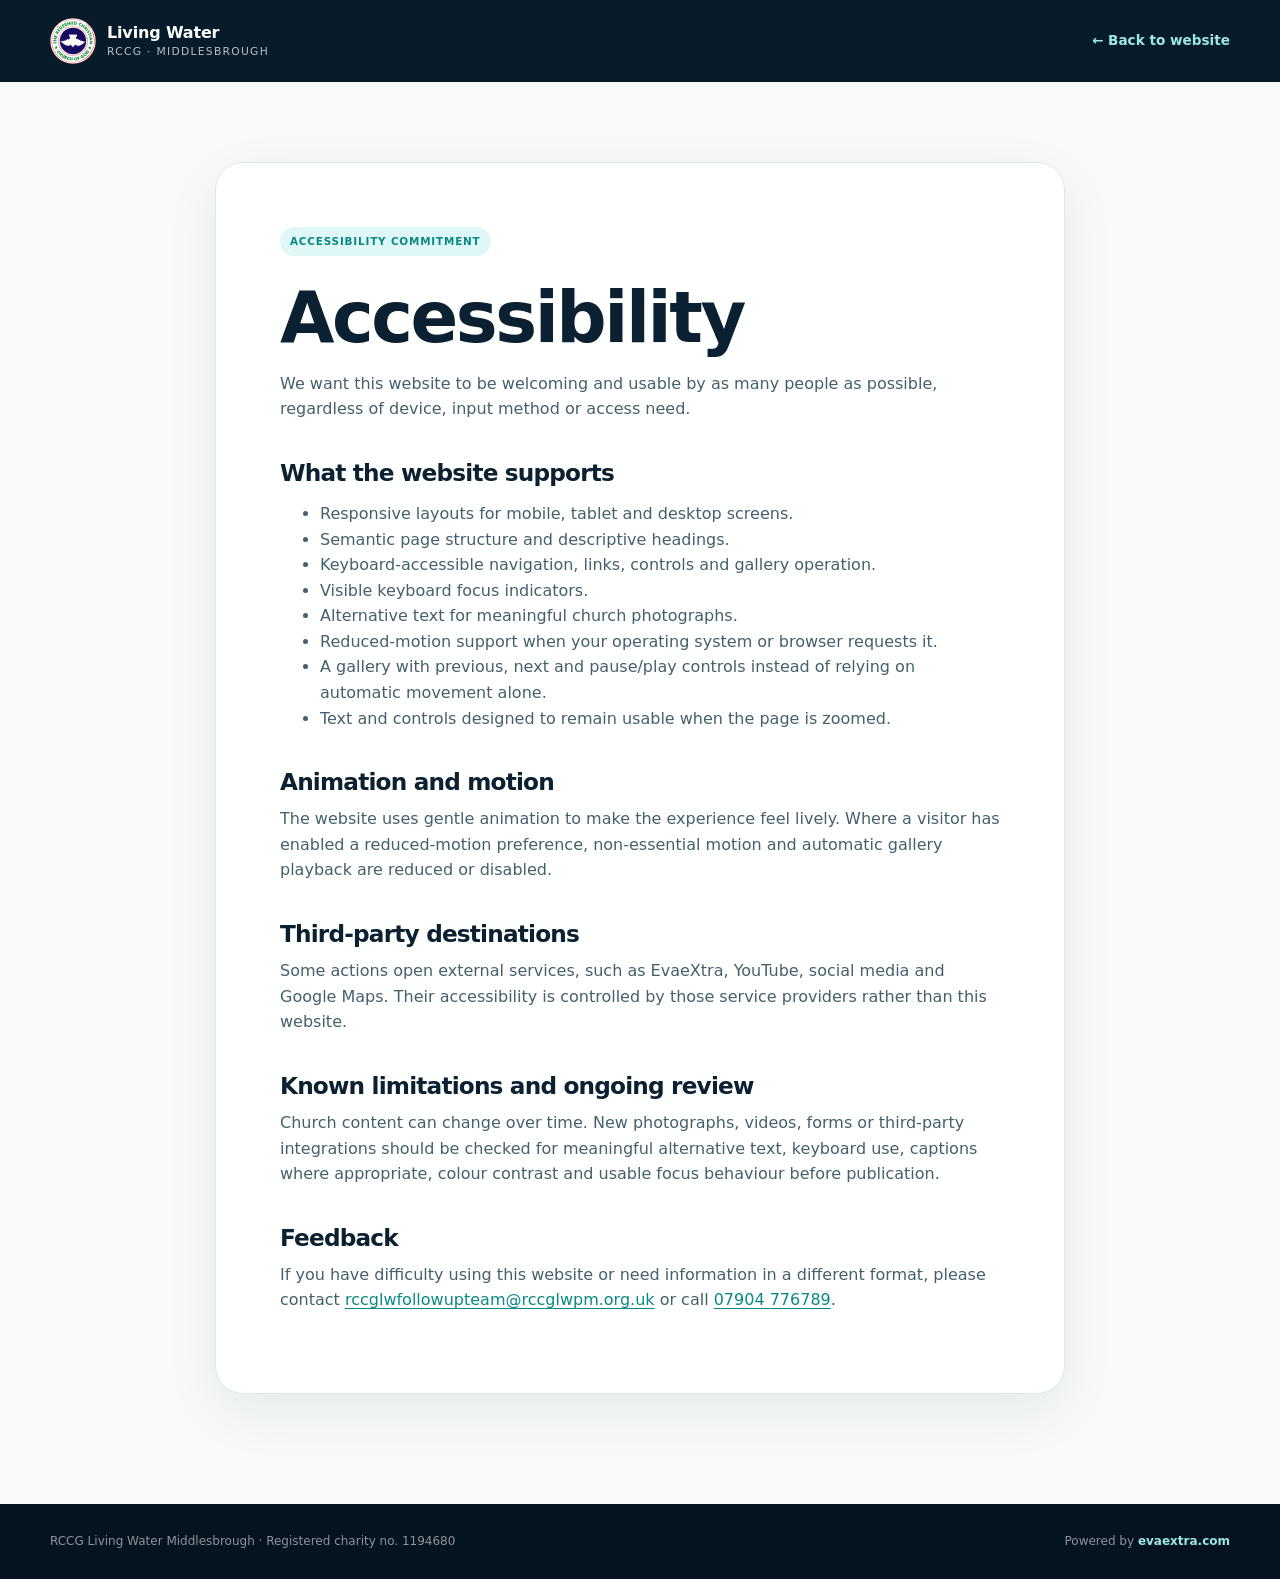
<file: accessibility.html>
<!doctype html>
<html lang="en-GB">
<head>
  <meta charset="utf-8">
  <meta name="viewport" content="width=device-width,initial-scale=1">
  <meta name="theme-color" content="#071b2b">
  <meta name="description" content="Accessibility information for the RCCG Living Water Middlesbrough website.">
  <title>Accessibility | RCCG Living Water Middlesbrough</title>
  <link rel="icon" href="assets/images/favicon.svg" type="image/svg+xml">
  <link rel="stylesheet" href="assets/css/base.css">
  <link rel="stylesheet" href="assets/css/components.css">
  <link rel="stylesheet" href="assets/css/page.css">
</head>
<body>
  <header class="simple-header">
    <div class="container">
      <a class="brand" href="index.html"><img src="assets/images/logo-placeholder.svg" alt="" width="46" height="46"><span class="brand-copy"><strong>Living Water</strong><small>RCCG · Middlesbrough</small></span></a>
      <a class="back" href="index.html">← Back to website</a>
    </div>
  </header>
  <main class="legal-main">
    <div class="container">
      <article class="legal-shell">
        <span class="status">Accessibility commitment</span>
        <h1>Accessibility</h1>
        <p>We want this website to be welcoming and usable by as many people as possible, regardless of device, input method or access need.</p>

        <h2>What the website supports</h2>
        <ul>
          <li>Responsive layouts for mobile, tablet and desktop screens.</li>
          <li>Semantic page structure and descriptive headings.</li>
          <li>Keyboard-accessible navigation, links, controls and gallery operation.</li>
          <li>Visible keyboard focus indicators.</li>
          <li>Alternative text for meaningful church photographs.</li>
          <li>Reduced-motion support when your operating system or browser requests it.</li>
          <li>A gallery with previous, next and pause/play controls instead of relying on automatic movement alone.</li>
          <li>Text and controls designed to remain usable when the page is zoomed.</li>
        </ul>

        <h2>Animation and motion</h2>
        <p>The website uses gentle animation to make the experience feel lively. Where a visitor has enabled a reduced-motion preference, non-essential motion and automatic gallery playback are reduced or disabled.</p>

        <h2>Third-party destinations</h2>
        <p>Some actions open external services, such as EvaeXtra, YouTube, social media and Google Maps. Their accessibility is controlled by those service providers rather than this website.</p>

        <h2>Known limitations and ongoing review</h2>
        <p>Church content can change over time. New photographs, videos, forms or third-party integrations should be checked for meaningful alternative text, keyboard use, captions where appropriate, colour contrast and usable focus behaviour before publication.</p>

        <h2>Feedback</h2>
        <p>If you have difficulty using this website or need information in a different format, please contact <a href="mailto:rccglwfollowupteam@rccglwpm.org.uk">rccglwfollowupteam@rccglwpm.org.uk</a> or call <a href="tel:+447904776789">07904 776789</a>.</p>
      </article>
    </div>
  </main>
  <footer class="simple-footer">
    <div class="container"><span>RCCG Living Water Middlesbrough · Registered charity no. 1194680</span><span>Powered by <a href="https://evaextra.com/" target="_blank" rel="noopener">evaextra.com</a></span></div>
  </footer>
</body>
</html>
</file>
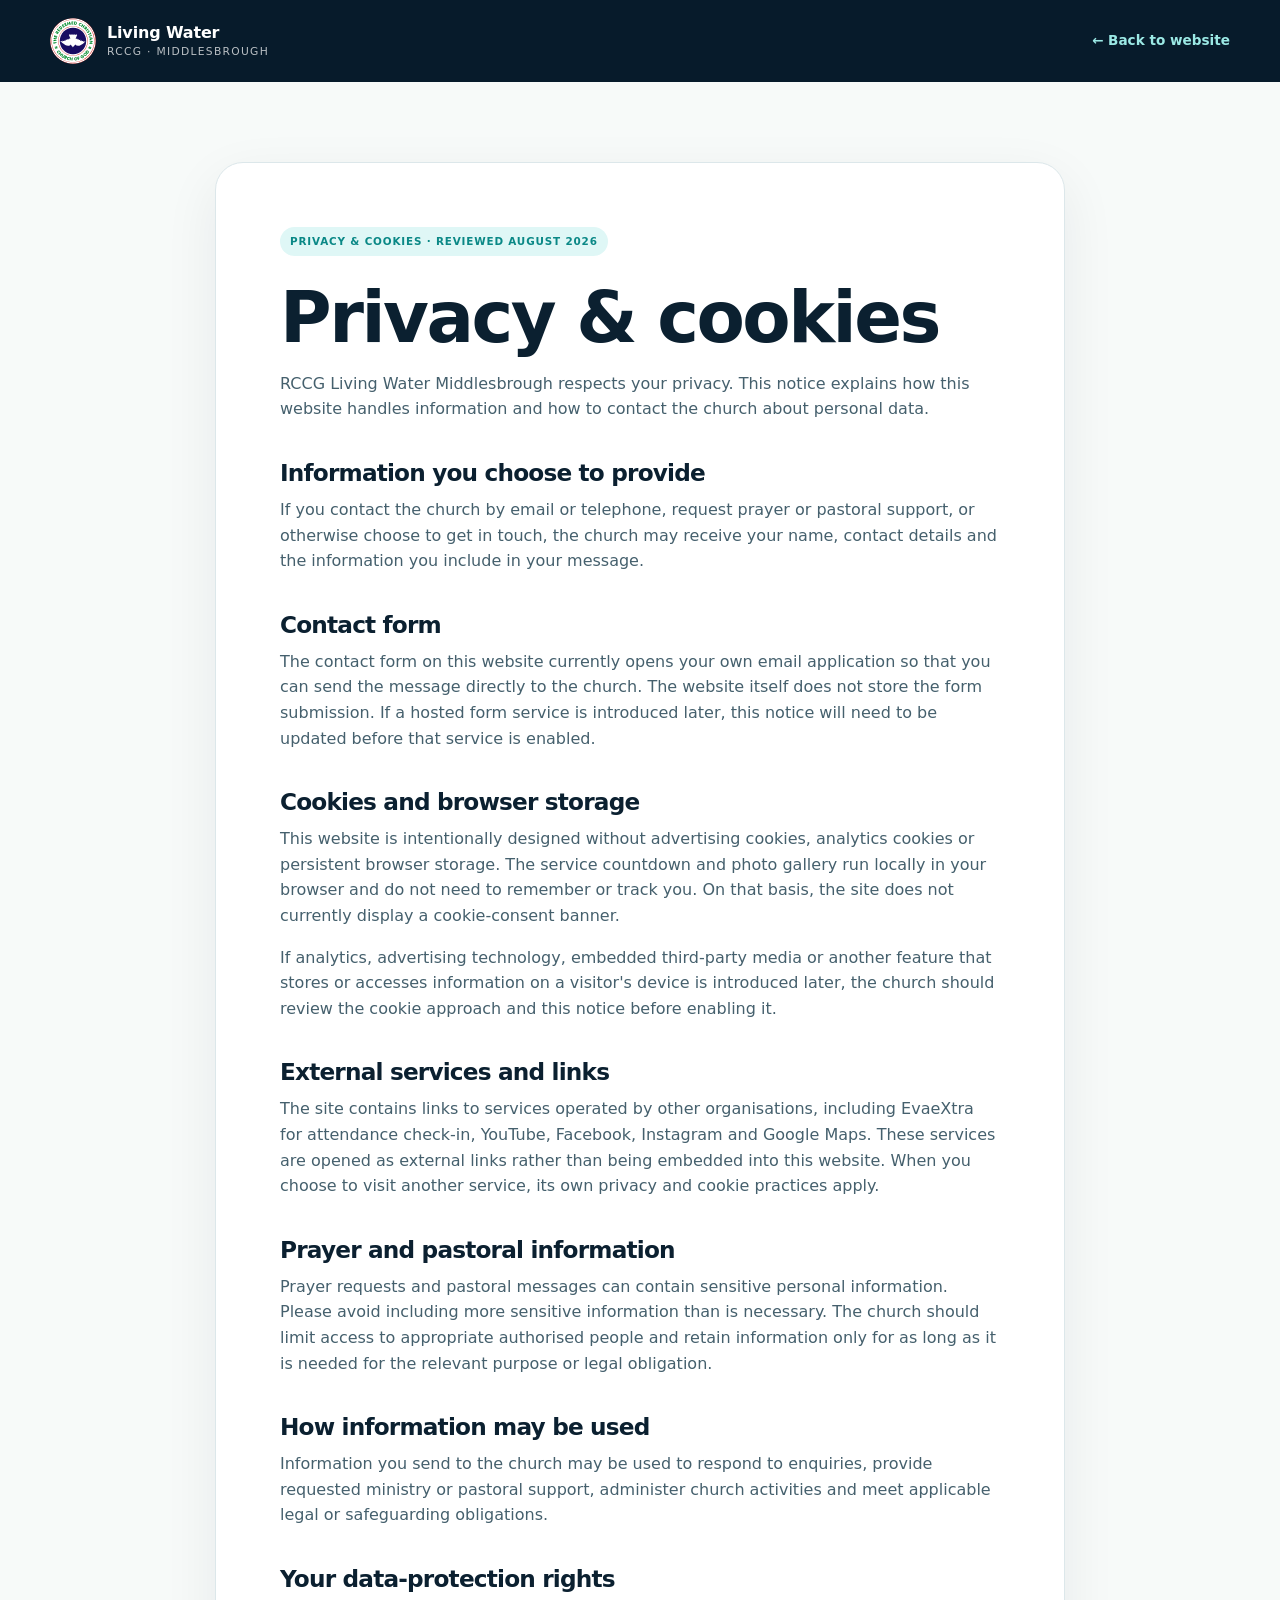
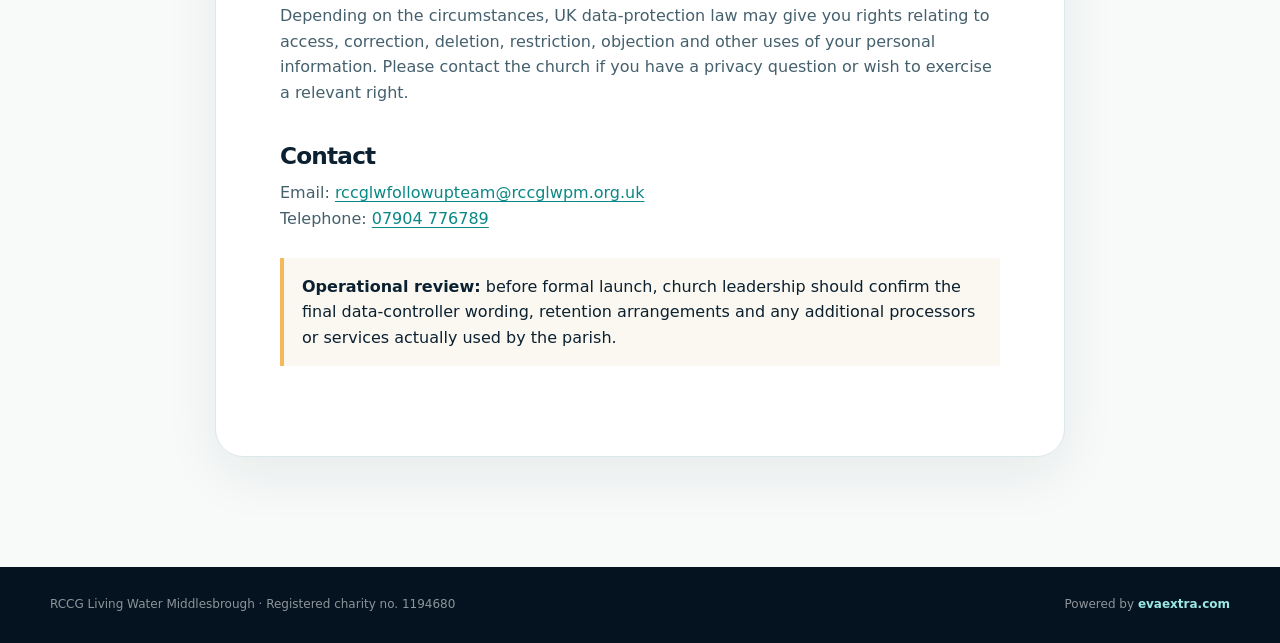
<file: privacy.html>
<!doctype html>
<html lang="en-GB">
<head>
  <meta charset="utf-8">
  <meta name="viewport" content="width=device-width,initial-scale=1">
  <meta name="theme-color" content="#071b2b">
  <meta name="description" content="Privacy and cookie information for the RCCG Living Water Middlesbrough website.">
  <title>Privacy & cookies | RCCG Living Water Middlesbrough</title>
  <link rel="icon" href="assets/images/favicon.svg" type="image/svg+xml">
  <link rel="stylesheet" href="assets/css/base.css">
  <link rel="stylesheet" href="assets/css/components.css">
  <link rel="stylesheet" href="assets/css/page.css">
</head>
<body>
  <header class="simple-header">
    <div class="container">
      <a class="brand" href="index.html"><img src="assets/images/logo-placeholder.svg" alt="" width="46" height="46"><span class="brand-copy"><strong>Living Water</strong><small>RCCG · Middlesbrough</small></span></a>
      <a class="back" href="index.html">← Back to website</a>
    </div>
  </header>
  <main class="legal-main">
    <div class="container">
      <article class="legal-shell">
        <span class="status">Privacy & cookies · reviewed August 2026</span>
        <h1>Privacy & cookies</h1>
        <p>RCCG Living Water Middlesbrough respects your privacy. This notice explains how this website handles information and how to contact the church about personal data.</p>

        <h2>Information you choose to provide</h2>
        <p>If you contact the church by email or telephone, request prayer or pastoral support, or otherwise choose to get in touch, the church may receive your name, contact details and the information you include in your message.</p>

        <h2>Contact form</h2>
        <p>The contact form on this website currently opens your own email application so that you can send the message directly to the church. The website itself does not store the form submission. If a hosted form service is introduced later, this notice will need to be updated before that service is enabled.</p>

        <h2>Cookies and browser storage</h2>
        <p>This website is intentionally designed without advertising cookies, analytics cookies or persistent browser storage. The service countdown and photo gallery run locally in your browser and do not need to remember or track you. On that basis, the site does not currently display a cookie-consent banner.</p>
        <p>If analytics, advertising technology, embedded third-party media or another feature that stores or accesses information on a visitor's device is introduced later, the church should review the cookie approach and this notice before enabling it.</p>

        <h2>External services and links</h2>
        <p>The site contains links to services operated by other organisations, including EvaeXtra for attendance check-in, YouTube, Facebook, Instagram and Google Maps. These services are opened as external links rather than being embedded into this website. When you choose to visit another service, its own privacy and cookie practices apply.</p>

        <h2>Prayer and pastoral information</h2>
        <p>Prayer requests and pastoral messages can contain sensitive personal information. Please avoid including more sensitive information than is necessary. The church should limit access to appropriate authorised people and retain information only for as long as it is needed for the relevant purpose or legal obligation.</p>

        <h2>How information may be used</h2>
        <p>Information you send to the church may be used to respond to enquiries, provide requested ministry or pastoral support, administer church activities and meet applicable legal or safeguarding obligations.</p>

        <h2>Your data-protection rights</h2>
        <p>Depending on the circumstances, UK data-protection law may give you rights relating to access, correction, deletion, restriction, objection and other uses of your personal information. Please contact the church if you have a privacy question or wish to exercise a relevant right.</p>

        <h2>Contact</h2>
        <p>Email: <a href="mailto:rccglwfollowupteam@rccglwpm.org.uk">rccglwfollowupteam@rccglwpm.org.uk</a><br>Telephone: <a href="tel:+447904776789">07904 776789</a></p>

        <div class="notice"><strong>Operational review:</strong> before formal launch, church leadership should confirm the final data-controller wording, retention arrangements and any additional processors or services actually used by the parish.</div>
      </article>
    </div>
  </main>
  <footer class="simple-footer">
    <div class="container"><span>RCCG Living Water Middlesbrough · Registered charity no. 1194680</span><span>Powered by <a href="https://evaextra.com/" target="_blank" rel="noopener">evaextra.com</a></span></div>
  </footer>
</body>
</html>
</file>
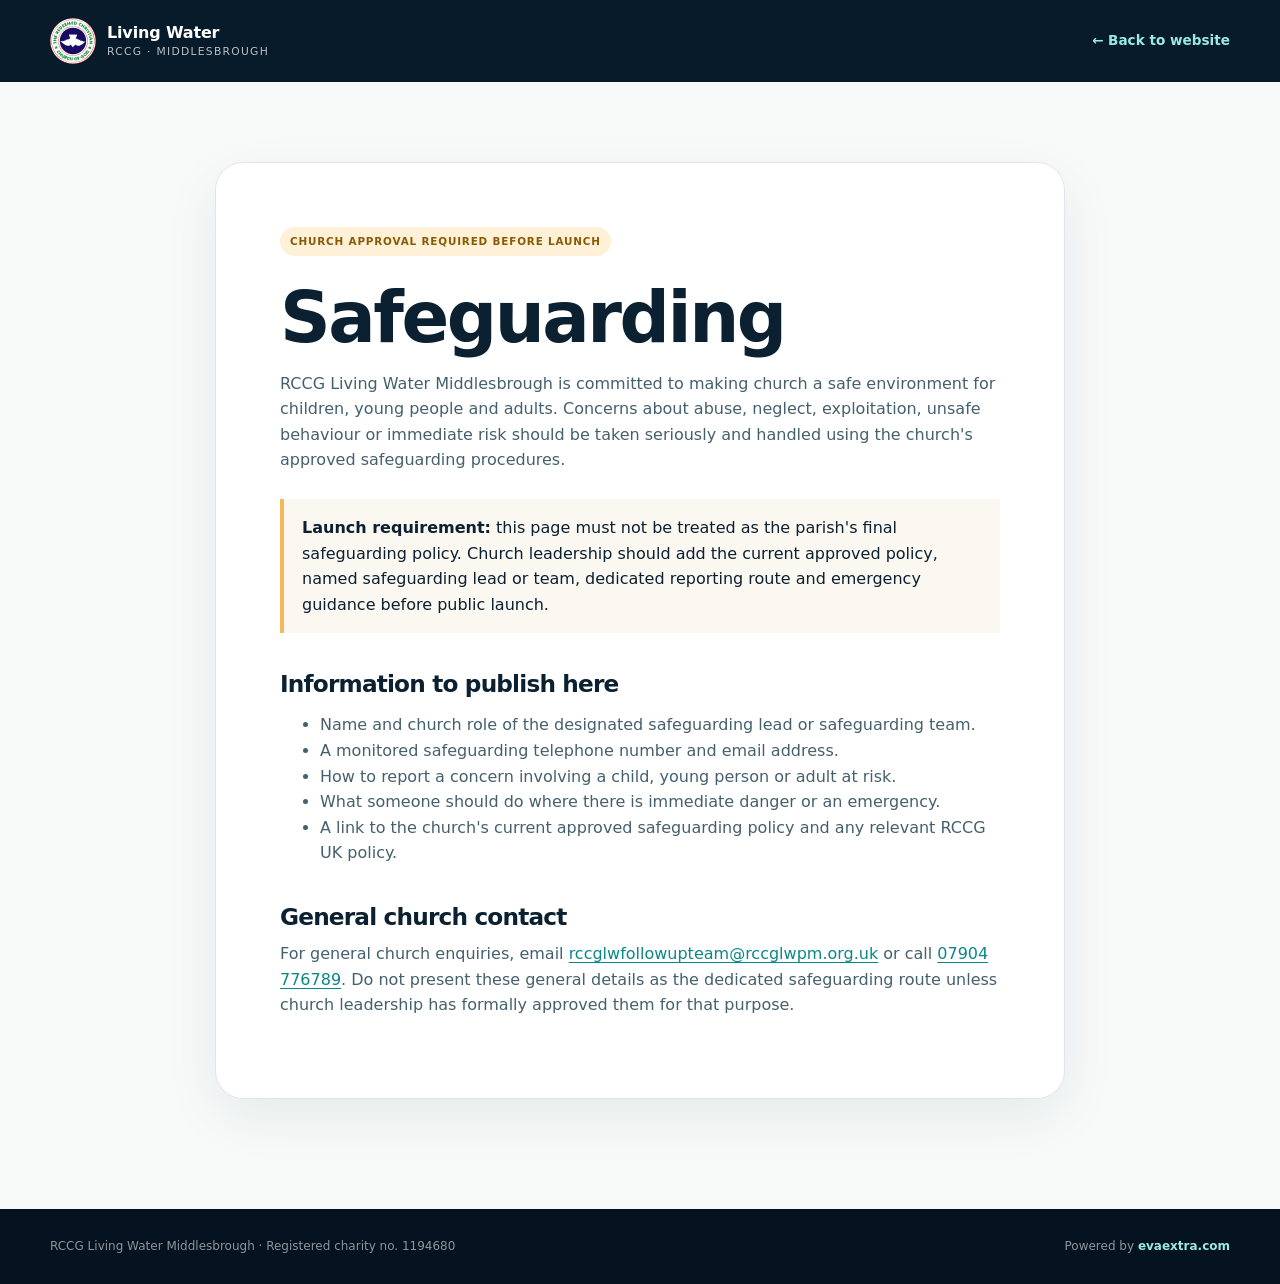
<file: safeguarding.html>
<!doctype html>
<html lang="en-GB">
<head>
  <meta charset="utf-8">
  <meta name="viewport" content="width=device-width,initial-scale=1">
  <meta name="theme-color" content="#071b2b">
  <meta name="description" content="Safeguarding information for RCCG Living Water Middlesbrough.">
  <title>Safeguarding | RCCG Living Water Middlesbrough</title>
  <link rel="icon" href="assets/images/favicon.svg" type="image/svg+xml">
  <link rel="stylesheet" href="assets/css/base.css">
  <link rel="stylesheet" href="assets/css/components.css">
  <link rel="stylesheet" href="assets/css/page.css">
</head>
<body>
  <header class="simple-header">
    <div class="container">
      <a class="brand" href="index.html"><img src="assets/images/logo-placeholder.svg" alt="" width="46" height="46"><span class="brand-copy"><strong>Living Water</strong><small>RCCG · Middlesbrough</small></span></a>
      <a class="back" href="index.html">← Back to website</a>
    </div>
  </header>
  <main class="legal-main">
    <div class="container">
      <article class="legal-shell">
        <span class="status status-warning">Church approval required before launch</span>
        <h1>Safeguarding</h1>
        <p>RCCG Living Water Middlesbrough is committed to making church a safe environment for children, young people and adults. Concerns about abuse, neglect, exploitation, unsafe behaviour or immediate risk should be taken seriously and handled using the church's approved safeguarding procedures.</p>

        <div class="notice"><strong>Launch requirement:</strong> this page must not be treated as the parish's final safeguarding policy. Church leadership should add the current approved policy, named safeguarding lead or team, dedicated reporting route and emergency guidance before public launch.</div>

        <h2>Information to publish here</h2>
        <ul>
          <li>Name and church role of the designated safeguarding lead or safeguarding team.</li>
          <li>A monitored safeguarding telephone number and email address.</li>
          <li>How to report a concern involving a child, young person or adult at risk.</li>
          <li>What someone should do where there is immediate danger or an emergency.</li>
          <li>A link to the church's current approved safeguarding policy and any relevant RCCG UK policy.</li>
        </ul>

        <h2>General church contact</h2>
        <p>For general church enquiries, email <a href="mailto:rccglwfollowupteam@rccglwpm.org.uk">rccglwfollowupteam@rccglwpm.org.uk</a> or call <a href="tel:+447904776789">07904 776789</a>. Do not present these general details as the dedicated safeguarding route unless church leadership has formally approved them for that purpose.</p>
      </article>
    </div>
  </main>
  <footer class="simple-footer">
    <div class="container"><span>RCCG Living Water Middlesbrough · Registered charity no. 1194680</span><span>Powered by <a href="https://evaextra.com/" target="_blank" rel="noopener">evaextra.com</a></span></div>
  </footer>
</body>
</html>
</file>
<file: assets/css/base.css>
:root {
  --ink: #0b2030;
  --ink-2: #264354;
  --navy: #071b2b;
  --navy-2: #0b2b3d;
  --water: #20b6b1;
  --water-dark: #0a8886;
  --sky: #dff7f6;
  --gold: #f5b85a;
  --cream: #fbf8f1;
  --white: #ffffff;
  --line: #dce7ea;
  --muted: #617783;
  --shadow: 0 24px 70px rgba(7, 27, 43, .12);
  --shadow-soft: 0 12px 36px rgba(7, 27, 43, .08);
  --radius-sm: 12px;
  --radius: 22px;
  --radius-lg: 34px;
  --container: 1180px;
  --header-h: 78px;
}
* { box-sizing: border-box; }
html { scroll-behavior: smooth; scroll-padding-top: 92px; }
body { margin: 0; font-family: Inter, ui-sans-serif, system-ui, -apple-system, BlinkMacSystemFont, "Segoe UI", sans-serif; color: var(--ink); background: var(--white); line-height: 1.6; -webkit-font-smoothing: antialiased; }
body.menu-open { overflow: hidden; }
img { display: block; max-width: 100%; }
a { color: inherit; text-decoration: none; }
button, input, select, textarea { font: inherit; }
button { cursor: pointer; }
.container { width: min(calc(100% - 40px), var(--container)); margin-inline: auto; }
.section { padding: 108px 0; }
h1, h2, h3, p { margin-top: 0; }
h1, h2, h3 { line-height: 1.08; letter-spacing: -.035em; }
h2 { font-size: clamp(2.25rem, 4.5vw, 4rem); margin-bottom: 24px; }
h3 { font-size: 1.25rem; }
p { color: var(--ink-2); }
.eyebrow { display: inline-flex; align-items: center; gap: 10px; text-transform: uppercase; letter-spacing: .15em; font-weight: 800; font-size: .76rem; color: var(--water-dark); margin-bottom: 18px; }
.eyebrow::before { content: ''; width: 28px; height: 2px; background: currentColor; }
.eyebrow.light { color: #86e2df; }
.section-lead { font-size: 1.15rem; line-height: 1.8; color: #3f5967; }
.kicker { text-transform: uppercase; letter-spacing: .13em; font-size: .71rem; font-weight: 800; color: var(--muted); }
.sr-only { position: absolute; width: 1px; height: 1px; padding: 0; margin: -1px; overflow: hidden; clip: rect(0, 0, 0, 0); white-space: nowrap; border: 0; }
.skip-link { position: fixed; z-index: 999; left: 18px; top: -80px; background: white; color: var(--ink); padding: 10px 16px; border-radius: 8px; box-shadow: var(--shadow); transition: top .2s ease; }
.skip-link:focus { top: 18px; }
[data-reveal] { opacity: 0; transform: translateY(22px); transition: opacity .65s ease, transform .65s cubic-bezier(.2,.8,.2,1); }
[data-reveal].revealed { opacity: 1; transform: none; }
@media (prefers-reduced-motion: reduce) { *, *::before, *::after { scroll-behavior: auto !important; animation: none !important; transition: none !important; } [data-reveal] { opacity: 1; transform: none; } }
@media (max-width: 760px) { .container { width: min(calc(100% - 28px), var(--container)); } .section { padding: 76px 0; } h2 { font-size: clamp(2.1rem, 10vw, 3rem); } }

/* Enhanced motion and interaction — always disabled when visitors prefer reduced motion. */
[data-reveal] { transition-delay: var(--reveal-delay, 0ms); }
:focus-visible { outline: 3px solid #f5b85a; outline-offset: 3px; }
@media (hover:hover) {
  a { -webkit-tap-highlight-color: transparent; }
}
</file>
<file: assets/css/components.css>
.site-header { position: fixed; inset: 0 0 auto; height: var(--header-h); z-index: 100; color: white; transition: background .3s ease, box-shadow .3s ease, height .3s ease; }
.site-header.scrolled { background: rgba(7,27,43,.94); backdrop-filter: blur(18px); box-shadow: 0 8px 30px rgba(0,0,0,.12); }
.nav-shell { height: 100%; display: flex; align-items: center; justify-content: space-between; gap: 20px; }
.brand { display: inline-flex; align-items: center; gap: 11px; min-width: max-content; }
.brand img { border-radius: 50%; }
.brand-copy { display: grid; line-height: 1.08; }
.brand-copy strong { font-size: 1rem; letter-spacing: -.01em; }
.brand-copy small { font-size: .67rem; text-transform: uppercase; letter-spacing: .12em; opacity: .72; margin-top: 5px; }
.desktop-nav { display: flex; align-items: center; gap: 27px; font-size: .88rem; font-weight: 700; }
.desktop-nav a { opacity: .82; transition: opacity .2s ease, color .2s ease; }
.desktop-nav a:hover, .desktop-nav a:focus-visible { opacity: 1; color: #9be9e5; }
.nav-actions { display: flex; align-items: center; gap: 10px; }
.button { min-height: 44px; display: inline-flex; align-items: center; justify-content: center; gap: 8px; padding: 0 18px; border: 1px solid transparent; border-radius: 999px; font-weight: 800; font-size: .88rem; transition: transform .2s ease, box-shadow .2s ease, background .2s ease; }
.button:hover { transform: translateY(-2px); }
.button-primary { background: var(--water); color: #03252a; box-shadow: 0 9px 28px rgba(32,182,177,.25); }
.button-primary:hover { background: #42cbc6; }
.button-ghost { border-color: rgba(255,255,255,.25); color: white; background: rgba(255,255,255,.07); }
.button-glass { color: white; background: rgba(255,255,255,.1); border-color: rgba(255,255,255,.25); backdrop-filter: blur(10px); }
.button-outline { color: var(--ink); border-color: #a9bbc2; background: transparent; }
.button-dark { background: var(--navy); color: white; }
.button-large { min-height: 52px; padding-inline: 24px; }
.menu-button { display: none; width: 46px; height: 46px; border: 1px solid rgba(255,255,255,.2); border-radius: 50%; background: rgba(255,255,255,.08); flex-direction: column; justify-content: center; align-items: center; gap: 5px; }
.menu-button span { width: 19px; height: 2px; background: white; border-radius: 2px; }
.mobile-menu { position: fixed; inset: var(--header-h) 0 0; background: rgba(7,27,43,.98); }
.mobile-menu nav { padding: 28px 0; display: grid; }
.mobile-menu a:not(.button) { color: white; padding: 13px 2px; font-size: 1.1rem; font-weight: 700; border-bottom: 1px solid rgba(255,255,255,.09); }
.mobile-menu .button { margin-top: 22px; }
.pill { display: inline-flex; align-items: center; min-height: 27px; padding: 0 10px; border-radius: 999px; background: var(--sky); color: var(--water-dark); text-transform: uppercase; letter-spacing: .08em; font-size: .65rem; font-weight: 900; }
.text-link { display: inline-flex; gap: 12px; font-weight: 900; color: var(--water-dark); margin-top: 14px; }
.text-link span { transition: transform .2s ease; }.text-link:hover span { transform: translateX(5px); }
.section-heading { margin-bottom: 50px; }
.section-heading.centred { text-align: center; max-width: 770px; margin-inline: auto; }
.section-heading.centred .eyebrow { justify-content: center; }
.inline-heading { display: flex; justify-content: space-between; align-items: end; gap: 60px; }
.inline-heading > * { max-width: 620px; }
.inline-heading > p { max-width: 420px; margin-bottom: 10px; }
.toast { position: fixed; z-index: 500; left: 50%; bottom: 24px; transform: translate(-50%, 130%); background: var(--navy); color: white; padding: 13px 18px; border-radius: 12px; box-shadow: var(--shadow); max-width: min(92vw, 560px); opacity: 0; transition: .25s ease; }
.toast.visible { transform: translate(-50%, 0); opacity: 1; }
@media (max-width: 1040px) { .desktop-nav { gap: 18px; } .desktop-nav a:nth-last-child(-n+2) { display: none; } }
@media (max-width: 960px) { .desktop-nav, .desktop-only { display: none; } .menu-button { display: flex; } .inline-heading { display: block; } .inline-heading > p { max-width: 650px; } }

/* High-frequency attendance action */
.button-checkin { color: white; background: rgba(255,255,255,.10); border-color: rgba(142,232,228,.55); box-shadow: inset 0 0 0 1px rgba(142,232,228,.08); }
.button-checkin:hover { background: rgba(142,232,228,.17); border-color: #8ee8e4; }
.button { position: relative; overflow: hidden; }
@media (hover:hover) {
  .button::after { content: ''; position: absolute; inset: -100% auto -100% -45%; width: 32%; transform: rotate(16deg); background: linear-gradient(90deg, transparent, rgba(255,255,255,.22), transparent); transition: left .55s ease; pointer-events:none; }
  .button:hover::after { left: 125%; }
}
.mobile-menu .button + .button { margin-top: 10px; }
</file>
<file: assets/css/home.css>
.hero { min-height: 820px; position: relative; display: grid; align-items: center; overflow: hidden; background: var(--navy); color: white; padding: 132px 0 84px; }
.hero-media { position: absolute; inset: 0; }
.hero-media img { width: 100%; height: 100%; object-fit: cover; opacity: .55; filter: saturate(.75); }
.hero-wash { position: absolute; inset: 0; background: linear-gradient(90deg, rgba(7,27,43,.98) 0%, rgba(7,27,43,.88) 46%, rgba(7,27,43,.38) 78%, rgba(7,27,43,.6) 100%), linear-gradient(0deg, rgba(7,27,43,.7), transparent 55%); }
.hero-grid { position: relative; z-index: 2; display: grid; grid-template-columns: minmax(0, 1.15fr) minmax(340px, .58fr); gap: 74px; align-items: end; }
.hero h1 { font-size: clamp(3.4rem, 6.7vw, 6.2rem); max-width: 830px; margin-bottom: 28px; }
.hero h1 span { color: #8ee8e4; }
.hero-lead { color: rgba(255,255,255,.78); font-size: 1.13rem; max-width: 690px; line-height: 1.75; }
.hero-actions { display: flex; flex-wrap: wrap; gap: 12px; margin: 32px 0; }
.hero-meta { display: flex; gap: 32px; flex-wrap: wrap; padding-top: 20px; border-top: 1px solid rgba(255,255,255,.15); max-width: 690px; }
.hero-meta > div { display: flex; align-items: center; gap: 10px; }
.meta-icon { width: 38px; height: 38px; display: grid; place-items: center; border: 1px solid rgba(255,255,255,.2); border-radius: 50%; color: #8ee8e4; }
.hero-meta span:not(.meta-icon) { display: grid; }.hero-meta strong { font-size: .84rem; }.hero-meta small { color: rgba(255,255,255,.62); }
.next-card { align-self: end; border: 1px solid rgba(255,255,255,.16); border-radius: var(--radius); overflow: hidden; background: rgba(7,27,43,.72); backdrop-filter: blur(20px); box-shadow: 0 30px 80px rgba(0,0,0,.22); }
.next-card-top { display: flex; justify-content: space-between; gap: 15px; padding: 20px 22px 14px; border-bottom: 1px solid rgba(255,255,255,.11); }.next-card .kicker { margin: 0; color: rgba(255,255,255,.55); }
.live-dot { color: #9be9e5; font-size: .7rem; font-weight: 800; display: flex; align-items: center; gap: 7px; }.live-dot i { width: 7px; height: 7px; background: #60e1ae; border-radius: 50%; box-shadow: 0 0 0 5px rgba(96,225,174,.12); }
.next-card-main { display: grid; grid-template-columns: 74px 1fr; gap: 20px; padding: 24px 22px; align-items: center; }.date-tile { display: grid; text-align: center; background: white; color: var(--navy); border-radius: 14px; overflow: hidden; }.date-tile strong { background: var(--water); padding: 5px; font-size: .65rem; letter-spacing: .1em; }.date-tile b { font-size: 1.8rem; line-height: 1; padding-top: 8px; }.date-tile small { font-size: .63rem; padding: 5px 0 8px; font-weight: 800; }.next-card-main h2 { font-size: 1.35rem; margin: 0 0 8px; }.next-card-main p { color: rgba(255,255,255,.65); margin-bottom: 7px; font-size: .84rem; }.next-card-main a { color: #8ee8e4; font-size: .8rem; font-weight: 800; }.next-card-footer { display: grid; grid-template-columns: 1fr 1fr; gap: 1px; background: rgba(255,255,255,.1); }.next-card-footer span { display: grid; gap: 2px; background: rgba(7,27,43,.96); padding: 13px 18px; color: rgba(255,255,255,.56); font-size: .69rem; }.next-card-footer b { color: white; font-size: .74rem; }
.water-mark { position: absolute; width: 520px; height: 520px; border: 1px solid rgba(255,255,255,.06); border-radius: 48% 52% 66% 34% / 50% 38% 62% 50%; right: -160px; top: -130px; transform: rotate(25deg); }
.welcome-strip { position: relative; z-index: 5; margin-top: -2px; background: white; border-bottom: 1px solid var(--line); }.quick-grid { display: grid; grid-template-columns: repeat(4,1fr); }.quick-grid > a { min-height: 116px; display: grid; grid-template-columns: 40px 1fr auto; align-items: center; gap: 12px; padding: 20px 22px; border-right: 1px solid var(--line); }.quick-grid > a:first-child { border-left: 1px solid var(--line); }.quick-grid a:hover { background: #f8fbfb; }.quick-icon { width: 38px; height: 38px; display: grid; place-items: center; border-radius: 12px; background: var(--sky); color: var(--water-dark); font-weight: 900; }.quick-grid span:nth-child(2) { display: grid; }.quick-grid strong { font-size: .9rem; }.quick-grid small { font-size: .72rem; color: var(--muted); line-height: 1.35; margin-top: 3px; }.quick-grid b { color: var(--water-dark); }
.split-grid { display: grid; grid-template-columns: minmax(0,1fr) minmax(0,.9fr); gap: 96px; align-items: center; }.image-stack { position: relative; min-height: 590px; }.image-card { position: absolute; border-radius: var(--radius-lg); overflow: hidden; box-shadow: var(--shadow); background: #dfeaed; }.image-card img { width: 100%; height: 100%; object-fit: cover; }.image-card-main { width: 77%; height: 500px; left: 0; top: 0; }.image-card-small { width: 47%; height: 280px; right: 0; bottom: 0; border: 8px solid white; }.floating-note { position: absolute; left: 8%; bottom: 26px; max-width: 270px; display: grid; padding: 18px 20px; color: white; background: var(--navy); border-radius: 16px; box-shadow: var(--shadow); }.floating-note strong { font-size: .95rem; }.floating-note small { color: rgba(255,255,255,.65); margin-top: 4px; line-height: 1.35; }.content-block > p:not(.eyebrow,.section-lead) { font-size: .97rem; }.steps { display: grid; gap: 23px; margin-top: 30px; }.steps article { display: grid; grid-template-columns: 46px 1fr; gap: 17px; }.steps article > span { width: 40px; height: 40px; display: grid; place-items: center; background: var(--sky); color: var(--water-dark); border-radius: 50%; font-size: .72rem; font-weight: 900; }.steps h3 { margin: 2px 0 6px; font-size: 1.03rem; }.steps p { margin: 0; font-size: .88rem; color: var(--muted); }
.about-section { background: var(--cream); }.about-grid { display: grid; grid-template-columns: minmax(0,.75fr) minmax(0,1.2fr); gap: 90px; align-items: center; }.scripture-card { margin-top: 30px; padding: 24px; border-left: 4px solid var(--water); background: white; border-radius: 0 18px 18px 0; }.scripture-card span { font-size: .7rem; font-weight: 900; text-transform: uppercase; letter-spacing: .12em; color: var(--water-dark); }.scripture-card blockquote { margin: 8px 0 0; font-family: Georgia, serif; font-size: 1.12rem; line-height: 1.55; color: var(--ink); }.values-panel { background: var(--navy); color: white; border-radius: var(--radius-lg); padding: 40px; box-shadow: var(--shadow); }.values-panel .kicker { color: rgba(255,255,255,.45); }.value-grid { display: grid; grid-template-columns: repeat(2,1fr); gap: 1px; background: rgba(255,255,255,.11); border: 1px solid rgba(255,255,255,.1); border-radius: 18px; overflow: hidden; }.value-grid article { background: var(--navy); padding: 28px 25px; }.value-grid span { color: var(--water); font-size: .72rem; font-weight: 900; }.value-grid h3 { margin: 12px 0 8px; }.value-grid p { margin: 0; color: rgba(255,255,255,.58); font-size: .84rem; }
.schedule-section { background: white; }.schedule-grid { display: grid; grid-template-columns: repeat(3,1fr); gap: 18px; }.schedule-card { position: relative; display: grid; grid-template-rows: auto 1fr auto; min-height: 345px; padding: 28px; border: 1px solid var(--line); border-radius: var(--radius); overflow: hidden; transition: transform .25s ease, box-shadow .25s ease; }.schedule-card:hover { transform: translateY(-5px); box-shadow: var(--shadow-soft); }.schedule-card.featured { background: var(--navy); color: white; border-color: var(--navy); }.schedule-card.featured p { color: rgba(255,255,255,.62); }.schedule-day { display: flex; justify-content: space-between; align-items: baseline; margin-bottom: 42px; }.schedule-day span { text-transform: uppercase; letter-spacing: .1em; font-size: .68rem; font-weight: 900; color: var(--water-dark); }.featured .schedule-day span { color: var(--water); }.schedule-day strong { font-size: 1.2rem; }.schedule-card h3 { font-size: 1.55rem; margin: 13px 0 10px; }.schedule-card p { color: var(--muted); font-size: .9rem; }.schedule-card > a { justify-self: end; width: 42px; height: 42px; display: grid; place-items: center; border: 1px solid var(--line); border-radius: 50%; }.featured > a { border-color: rgba(255,255,255,.2); }.verification-note { margin: 22px auto 0; max-width: 760px; text-align: center; font-size: .76rem; color: #7a8d96; }
.ministries-section { background: #f7faf9; }.ministry-grid { display: grid; grid-template-columns: repeat(4,1fr); gap: 16px; }.ministry-card { background: white; border-radius: var(--radius); overflow: hidden; border: 1px solid #e5eeee; box-shadow: 0 8px 28px rgba(7,27,43,.04); }.ministry-image { position: relative; height: 165px; overflow: hidden; background: #dcebea; }.ministry-image img { width: 100%; height: 100%; object-fit: cover; transition: transform .5s ease; }.ministry-card:hover .ministry-image img { transform: scale(1.04); }.ministry-image > span { position: absolute; left: 16px; bottom: 16px; width: 38px; height: 38px; display: grid; place-items: center; border-radius: 12px; background: rgba(255,255,255,.94); color: var(--water-dark); font-weight: 900; }.ministry-copy { padding: 22px; }.ministry-copy h3 { margin-bottom: 9px; }.ministry-copy p { font-size: .82rem; color: var(--muted); min-height: 80px; }.ministry-copy a { display: inline-flex; gap: 8px; font-size: .78rem; font-weight: 900; color: var(--water-dark); }
.community-section { background: var(--navy); color: white; overflow: hidden; }.community-grid { display: grid; grid-template-columns: minmax(0,.9fr) minmax(0,1.05fr); gap: 90px; align-items: center; }.community-copy > p:not(.eyebrow) { color: rgba(255,255,255,.66); max-width: 620px; }.community-links { display: grid; margin-top: 35px; border-top: 1px solid rgba(255,255,255,.13); }.community-links a { display: grid; grid-template-columns: 1fr auto; padding: 18px 0; border-bottom: 1px solid rgba(255,255,255,.13); }.community-links span { font-weight: 800; }.community-links small { grid-column: 1; color: rgba(255,255,255,.45); }.community-links b { grid-row: 1 / 3; grid-column: 2; align-self: center; color: var(--water); }.community-visual { position: relative; min-height: 570px; }.community-visual img { width: 100%; height: 570px; object-fit: cover; border-radius: var(--radius-lg); }.impact-card { position: absolute; left: -45px; bottom: 38px; max-width: 330px; background: var(--gold); color: #2c2313; padding: 22px; border-radius: 18px; box-shadow: var(--shadow); }.impact-card strong { font-size: 1.05rem; }.impact-card p { color: #4f4028; margin: 6px 0 0; font-size: .84rem; }
.pastor-section { background: var(--cream); }.pastor-grid { display: grid; grid-template-columns: minmax(300px,.65fr) minmax(0,1fr); gap: 88px; align-items: center; max-width: 1000px; }.pastor-photo { position: relative; }.pastor-photo::before { content: ''; position: absolute; width: 80%; height: 100%; border: 1px solid #b9d2d0; border-radius: 48% 48% 18px 18px; left: -24px; top: -24px; }.pastor-photo img { position: relative; width: 100%; aspect-ratio: .82; object-fit: cover; border-radius: 48% 48% 18px 18px; background: #d8e7e5; }.pastor-signature { display: block; margin-top: 24px; font-family: Georgia, serif; font-style: italic; font-size: 1.35rem; }.pastor-copy small { color: var(--muted); }
.messages-grid { display: grid; grid-template-columns: minmax(0,1.1fr) minmax(320px,.72fr); gap: 46px; }.featured-message { border: 1px solid var(--line); border-radius: var(--radius); overflow: hidden; }.video-poster { position: relative; min-height: 360px; background: var(--navy); overflow: hidden; }.video-poster img { width: 100%; height: 100%; position: absolute; object-fit: cover; opacity: .75; }.play-button { position: absolute; inset: 50% auto auto 50%; transform: translate(-50%,-50%); width: 72px; height: 72px; display: grid; place-items: center; border-radius: 50%; background: white; color: var(--navy); box-shadow: 0 12px 38px rgba(0,0,0,.25); padding-left: 4px; }.video-poster > span { position: absolute; left: 22px; bottom: 20px; background: rgba(7,27,43,.78); color: white; padding: 7px 11px; border-radius: 999px; font-size: .7rem; font-weight: 800; }.message-copy { padding: 26px; }.message-copy .kicker { color: var(--water-dark); }.message-copy h3 { font-size: 1.5rem; margin-bottom: 8px; }.message-copy p { margin-bottom: 0; color: var(--muted); }.message-copy code { background: #eef4f4; padding: 2px 5px; border-radius: 4px; }.message-list { border-top: 1px solid var(--line); }.message-row { display: grid; grid-template-columns: 42px 1fr auto; gap: 14px; padding: 22px 0; border-bottom: 1px solid var(--line); align-items: center; }.message-number { width: 38px; height: 38px; display: grid; place-items: center; border-radius: 50%; background: var(--sky); color: var(--water-dark); font-size: .7rem; }.message-row > span:nth-child(2) { display: grid; }.message-row small { color: var(--water-dark); font-size: .62rem; font-weight: 900; letter-spacing: .1em; }.message-row strong { margin: 3px 0; font-size: .92rem; }.message-row em { color: var(--muted); font-size: .72rem; font-style: normal; }.message-row b { color: var(--water-dark); }
.events-section { background: #f7faf9; }.events-grid { display: grid; grid-template-columns: repeat(3,1fr); gap: 18px; }.event-card { display: grid; grid-template-columns: 70px 1fr; gap: 22px; padding: 25px; background: white; border: 1px solid #e5eeee; border-radius: var(--radius); }.event-date { height: 82px; display: grid; text-align: center; align-content: center; background: var(--navy); color: white; border-radius: 13px; }.event-date span { font-size: .6rem; letter-spacing: .12em; font-weight: 900; color: #8ee8e4; }.event-date strong { font-size: 1.75rem; line-height: 1.1; }.event-card h3 { margin: 11px 0 8px; }.event-card p { color: var(--muted); font-size: .82rem; }.event-card a { font-size: .76rem; font-weight: 900; color: var(--water-dark); }
.give-section { padding-top: 70px; background: white; }.give-shell { min-height: 420px; display: grid; grid-template-columns: minmax(0,1fr) minmax(350px,.72fr); gap: 80px; align-items: center; padding: 58px 64px; background: linear-gradient(125deg, #092333, #0b3545 58%, #0f5357); color: white; border-radius: var(--radius-lg); overflow: hidden; position: relative; }.give-shell::after { content: ''; position: absolute; width: 500px; height: 500px; border: 1px solid rgba(255,255,255,.1); border-radius: 50%; right: -250px; top: -100px; }.give-shell h2 { margin-bottom: 15px; }.give-shell p { color: rgba(255,255,255,.65); }.give-card { position: relative; z-index: 2; background: white; color: var(--ink); padding: 28px; border-radius: 20px; box-shadow: var(--shadow); }.give-card p { color: var(--muted); }.give-card .button { margin: 7px 0 18px; }.give-card > small { display: block; color: var(--muted); }.secure-chip { display: inline-flex; padding: 6px 9px; border-radius: 999px; background: #fff2db; color: #72501a; font-size: .62rem; font-weight: 900; text-transform: uppercase; letter-spacing: .06em; margin-bottom: 14px; }
.visit-grid { display: grid; grid-template-columns: minmax(0,.9fr) minmax(0,1.05fr); gap: 70px; align-items: center; }.visit-details { display: grid; gap: 0; margin: 30px 0; border-top: 1px solid var(--line); }.visit-details > div { display: grid; grid-template-columns: 150px 1fr; gap: 20px; padding: 15px 0; border-bottom: 1px solid var(--line); }.visit-details dt { font-size: .72rem; font-weight: 900; text-transform: uppercase; letter-spacing: .08em; color: var(--water-dark); }.visit-details dd { margin: 0; color: var(--ink-2); }.visit-details a { text-decoration: underline; text-underline-offset: 3px; }.button-row { display: flex; flex-wrap: wrap; gap: 10px; }.map-card { border: 1px solid var(--line); border-radius: var(--radius-lg); overflow: hidden; box-shadow: var(--shadow-soft); }.map-visual { height: 490px; position: relative; overflow: hidden; background: #d7e7e4; }.map-visual img { width: 100%; height: 100%; object-fit: cover; }.map-pin { position: absolute; left: 50%; top: 47%; transform: translate(-50%,-50%); display: grid; background: white; min-width: 175px; padding: 13px 15px 13px 42px; border-radius: 12px; box-shadow: var(--shadow); }.map-pin i { position: absolute; left: 14px; top: 19px; width: 18px; height: 18px; background: var(--water); border-radius: 50% 50% 50% 0; transform: rotate(-45deg); }.map-pin strong { font-size: .84rem; }.map-pin small { font-size: .68rem; color: var(--muted); }.map-footer { display: flex; justify-content: space-between; gap: 16px; padding: 17px 20px; font-size: .8rem; }.map-footer a { color: var(--water-dark); font-weight: 900; }
.contact-section { background: var(--navy); color: white; }.contact-grid { display: grid; grid-template-columns: minmax(0,.75fr) minmax(0,1fr); gap: 90px; align-items: start; }.contact-intro > p:not(.eyebrow) { color: rgba(255,255,255,.62); }.contact-cards { display: grid; gap: 10px; margin-top: 30px; }.contact-cards a { display: grid; padding: 15px 17px; border: 1px solid rgba(255,255,255,.13); border-radius: 13px; }.contact-cards span { color: rgba(255,255,255,.45); font-size: .7rem; text-transform: uppercase; letter-spacing: .08em; }.contact-cards strong { font-size: .9rem; }.contact-form { background: white; color: var(--ink); padding: 34px; border-radius: var(--radius); }.contact-form label:not(.check-field) { display: grid; gap: 7px; font-size: .75rem; font-weight: 800; color: var(--ink-2); }.field-row { display: grid; grid-template-columns: 1fr 1fr; gap: 14px; }.contact-form input, .contact-form select, .contact-form textarea { width: 100%; border: 1px solid #c9d7dc; border-radius: 10px; padding: 11px 12px; color: var(--ink); background: white; outline: none; }.contact-form input:focus, .contact-form select:focus, .contact-form textarea:focus { border-color: var(--water-dark); box-shadow: 0 0 0 3px rgba(32,182,177,.12); }.contact-form > label, .contact-form > .field-row { margin-bottom: 16px; }.check-field { display: flex; align-items: flex-start; gap: 10px; margin: 6px 0 20px; font-size: .72rem; color: var(--muted); }.check-field input { width: auto; margin-top: 4px; }.form-note { font-size: .7rem; color: var(--muted); margin: 12px 0 0; }
.newsletter-section { background: var(--water); padding: 48px 0; }.newsletter-shell { display: grid; grid-template-columns: 1fr auto; gap: 40px; align-items: center; }.newsletter-shell .eyebrow { color: #0b5c5b; margin-bottom: 8px; }.newsletter-shell h2 { font-size: clamp(1.8rem,3vw,2.65rem); margin: 0; }.newsletter-form { display: flex; min-width: min(100%, 460px); background: white; padding: 6px; border-radius: 999px; box-shadow: 0 10px 34px rgba(7,27,43,.13); }.newsletter-form input { flex: 1; min-width: 0; border: 0; outline: 0; padding: 0 17px; background: transparent; }.newsletter-form .button { min-width: 130px; }
.site-footer { background: #04131f; color: white; padding: 70px 0 20px; }.footer-grid { display: grid; grid-template-columns: 1.4fr repeat(3, .7fr); gap: 60px; }.brand-light { margin-bottom: 20px; }.footer-brand > p { max-width: 320px; color: rgba(255,255,255,.52); font-size: .84rem; }.social-row { display: flex; gap: 8px; margin-top: 20px; }.social-row a { width: 38px; height: 38px; display: grid; place-items: center; border: 1px solid rgba(255,255,255,.14); border-radius: 50%; color: #9be9e5; font-weight: 900; }.footer-grid h3 { font-size: .78rem; text-transform: uppercase; letter-spacing: .1em; color: #91a8b4; margin-bottom: 18px; }.footer-grid > div:not(.footer-brand) { display: flex; flex-direction: column; align-items: flex-start; }.footer-grid a, .footer-grid > div > p { color: rgba(255,255,255,.65); font-size: .8rem; margin-bottom: 9px; }.footer-bottom { border-top: 1px solid rgba(255,255,255,.1); margin-top: 45px; padding-top: 20px; display: flex; justify-content: space-between; gap: 20px; }.footer-bottom p { color: rgba(255,255,255,.4); font-size: .7rem; margin: 0; }.footer-bottom div { display: flex; gap: 20px; }.footer-bottom a { color: rgba(255,255,255,.5); font-size: .7rem; }
@media (max-width: 1060px) { .hero-grid { grid-template-columns: 1fr; gap: 45px; }.hero { min-height: auto; }.next-card { max-width: 600px; }.quick-grid { grid-template-columns: repeat(2,1fr); }.quick-grid > a:nth-child(odd) { border-left: 1px solid var(--line); }.split-grid, .about-grid, .community-grid, .visit-grid { gap: 54px; }.ministry-grid { grid-template-columns: repeat(2,1fr); }.events-grid { grid-template-columns: 1fr 1fr; }.footer-grid { grid-template-columns: 1.4fr repeat(3,1fr); gap: 32px; } }
@media (max-width: 880px) { .split-grid, .about-grid, .community-grid, .pastor-grid, .messages-grid, .visit-grid, .contact-grid { grid-template-columns: 1fr; }.split-grid { gap: 45px; }.image-stack { max-width: 650px; }.about-grid { gap: 50px; }.schedule-grid { grid-template-columns: 1fr; }.schedule-card { min-height: 260px; }.schedule-day { margin-bottom: 25px; }.community-visual { max-width: 650px; }.impact-card { left: 20px; }.pastor-grid { max-width: 650px; }.pastor-photo { max-width: 420px; }.messages-grid { gap: 24px; }.give-shell { grid-template-columns: 1fr; gap: 30px; }.newsletter-shell { grid-template-columns: 1fr; }.footer-grid { grid-template-columns: 1.5fr 1fr 1fr; }.footer-grid > div:last-child { grid-column: 2 / 4; } }
@media (max-width: 650px) { .hero { padding-top: 120px; }.hero h1 { font-size: clamp(3rem,14vw,4.4rem); }.hero-actions { display: grid; }.hero-meta { display: grid; gap: 14px; }.next-card-main { grid-template-columns: 66px 1fr; padding: 20px 17px; }.next-card-footer { grid-template-columns: 1fr; }.quick-grid { grid-template-columns: 1fr; }.quick-grid > a, .quick-grid > a:first-child, .quick-grid > a:nth-child(odd) { border-left: 1px solid var(--line); }.image-stack { min-height: 470px; }.image-card-main { width: 86%; height: 390px; }.image-card-small { height: 210px; }.floating-note { left: 4%; bottom: 8px; max-width: 245px; }.values-panel { padding: 24px; }.value-grid { grid-template-columns: 1fr; }.ministry-grid, .events-grid { grid-template-columns: 1fr; }.community-visual, .community-visual img { min-height: 430px; height: 430px; }.impact-card { left: 14px; right: 14px; bottom: 14px; max-width: none; }.give-shell { width: 100%; border-radius: 0; padding: 48px 20px; }.visit-details > div { grid-template-columns: 1fr; gap: 3px; }.map-visual { height: 370px; }.field-row { grid-template-columns: 1fr; }.contact-form { padding: 24px 18px; }.newsletter-form { border-radius: 16px; display: grid; padding: 7px; }.newsletter-form input { min-height: 46px; }.footer-grid { grid-template-columns: 1fr 1fr; }.footer-brand { grid-column: 1 / 3; }.footer-grid > div:last-child { grid-column: auto; }.footer-bottom { display: grid; }.footer-bottom div { flex-wrap: wrap; } }

/* ===== Enhanced hero, countdown, gallery and attendance experience ===== */
.hero-media img { animation: heroDrift 18s ease-in-out infinite alternate; transform-origin: 60% 45%; }
.water-mark { animation: waterFloat 12s ease-in-out infinite alternate; }
.live-dot i { animation: livePulse 2.2s ease-out infinite; }
.hero-watch-link { display:inline-flex; align-items:center; gap:8px; color:#d9f7f5; font-size:.86rem; font-weight:850; padding:0 7px; min-height:52px; }
.hero-watch-link span { transition:transform .2s ease; }
.hero-watch-link:hover span { transform:translate(3px,-3px); }
.next-card-main { align-items:start; }
.next-card-main > div { min-width:0; }
.mini-countdown { display:flex; gap:7px; margin:12px 0 11px; }
.mini-countdown > span { min-width:45px; display:flex; align-items:baseline; justify-content:center; gap:2px; padding:6px 7px; border:1px solid rgba(255,255,255,.12); border-radius:10px; background:rgba(255,255,255,.055); }
.mini-countdown b { font-size:.95rem; line-height:1; }
.mini-countdown small { font-size:.58rem; text-transform:uppercase; color:rgba(255,255,255,.48); }
.next-card-actions { display:flex; flex-wrap:wrap; gap:13px; }
.next-card-actions a { font-size:.74rem; }
.next-card-footer { grid-template-columns:1fr 1fr; }
.next-card-footer span { min-height:62px; }
.next-card-footer small { color:rgba(255,255,255,.47); font-size:.61rem; line-height:1.35; }
.next-card-footer b { margin-top:2px; }

.service-countdown-section { position:relative; background:white; padding:42px 0 30px; overflow:hidden; }
.countdown-shell { position:relative; isolation:isolate; display:grid; grid-template-columns:minmax(0,.9fr) minmax(520px,1.1fr); gap:54px; align-items:center; min-height:390px; padding:52px 56px; color:white; background:linear-gradient(118deg,#071b2b 0%,#0a3141 54%,#0b5b5b 100%); border-radius:var(--radius-lg); box-shadow:0 34px 90px rgba(7,27,43,.17); overflow:hidden; }
.countdown-shell::before { content:''; position:absolute; z-index:-1; width:460px; height:460px; right:-170px; top:-230px; border-radius:44% 56% 66% 34% / 51% 38% 62% 49%; border:1px solid rgba(255,255,255,.13); transform:rotate(18deg); animation:waterFloat 14s ease-in-out infinite alternate; }
.countdown-shell::after { content:''; position:absolute; z-index:-1; width:260px; height:260px; left:34%; bottom:-190px; border-radius:50%; background:rgba(32,182,177,.13); filter:blur(1px); }
.countdown-copy h2 { font-size:clamp(2.1rem,4vw,3.7rem); max-width:650px; margin:0 0 14px; }
.countdown-copy > p:not(.eyebrow) { color:rgba(255,255,255,.7); max-width:600px; }
.countdown-status { display:inline-flex; align-items:center; gap:8px; margin-bottom:17px; padding:6px 10px; border:1px solid rgba(142,232,228,.23); border-radius:999px; background:rgba(142,232,228,.08); color:#a4efeb; font-size:.7rem; font-weight:900; text-transform:uppercase; letter-spacing:.08em; }
.countdown-status i { width:7px; height:7px; border-radius:50%; background:#8ee8e4; box-shadow:0 0 0 6px rgba(142,232,228,.09); }
.countdown-actions { display:flex; flex-wrap:wrap; gap:10px; margin-top:25px; }
.countdown-zone { display:block; color:rgba(255,255,255,.43); margin-top:17px; font-size:.68rem; }
.countdown-display { padding:30px; border:1px solid rgba(255,255,255,.16); border-radius:24px; background:rgba(3,24,34,.35); backdrop-filter:blur(16px); box-shadow:inset 0 1px 0 rgba(255,255,255,.08); }
.countdown-display > p { margin:0 0 19px; color:rgba(255,255,255,.5); text-align:center; font-size:.72rem; text-transform:uppercase; letter-spacing:.12em; font-weight:850; }
.countdown-digits { display:grid; grid-template-columns:1fr auto 1fr auto 1fr auto 1fr; align-items:start; gap:8px; }
.countdown-digits > span { display:grid; text-align:center; }
.countdown-digits b { font-size:clamp(2.5rem,5.5vw,4.75rem); line-height:.9; letter-spacing:-.06em; font-variant-numeric:tabular-nums; color:white; }
.countdown-digits small { margin-top:10px; color:rgba(255,255,255,.45); text-transform:uppercase; letter-spacing:.12em; font-size:.58rem; font-weight:800; }
.countdown-digits > i { font-style:normal; color:rgba(142,232,228,.42); font-size:2.2rem; line-height:.9; }
.countdown-next-line { display:flex; flex-wrap:wrap; justify-content:center; gap:8px 13px; margin-top:25px; padding-top:19px; border-top:1px solid rgba(255,255,255,.11); color:rgba(255,255,255,.58); font-size:.74rem; }
.countdown-next-line strong { color:#9be9e5; }
.countdown-shell.is-live .countdown-status, .countdown-shell.is-soon .countdown-status { background:rgba(96,225,174,.12); border-color:rgba(96,225,174,.3); color:#aaf1ca; }
.digit-change { animation:digitPop .35s ease; }

/* Schedule cards now support both the visit and attendance routes. */
.schedule-card { grid-template-rows:auto 1fr auto; }
.schedule-card-actions { display:flex; align-items:center; justify-content:space-between; gap:13px; margin-top:22px; padding-top:17px; border-top:1px solid var(--line); }
.schedule-card.featured .schedule-card-actions { border-color:rgba(255,255,255,.13); }
.schedule-card-actions a { display:inline-flex; align-items:center; gap:6px; color:var(--water-dark); font-size:.74rem; font-weight:900; }
.schedule-card.featured .schedule-card-actions a { color:#9be9e5; }
.schedule-card-actions a span { transition:transform .2s ease; }
.schedule-card-actions a:hover span { transform:translateX(3px); }

/* Gallery — native, dependency-free slideshow with keyboard, swipe and reduced-motion support. */
.gallery-section { background:#f7faf9; overflow:hidden; }
.gallery { outline:none; }
.gallery-frame { position:relative; height:min(68vw,690px); min-height:500px; overflow:hidden; border-radius:var(--radius-lg); background:var(--navy); box-shadow:var(--shadow); }
.gallery-slides, .gallery-slide { position:absolute; inset:0; }
.gallery-slide { margin:0; opacity:0; transform:scale(1.035); transition:opacity .85s ease, transform 1.2s cubic-bezier(.2,.8,.2,1); pointer-events:none; }
.gallery-slide.is-active { opacity:1; transform:scale(1); pointer-events:auto; z-index:2; }
.gallery-slide img { width:100%; height:100%; object-fit:cover; }
.gallery-shade { position:absolute; inset:0; background:linear-gradient(0deg,rgba(3,20,31,.9) 0%,rgba(3,20,31,.12) 53%,rgba(3,20,31,.12) 100%),linear-gradient(90deg,rgba(3,20,31,.35),transparent 58%); }
.gallery-slide figcaption { position:absolute; z-index:2; left:clamp(24px,5vw,64px); bottom:clamp(54px,8vw,82px); max-width:600px; color:white; }
.gallery-slide figcaption > span { display:inline-flex; margin-bottom:12px; color:#9be9e5; text-transform:uppercase; letter-spacing:.14em; font-size:.68rem; font-weight:900; }
.gallery-slide figcaption strong { display:block; font-size:clamp(2rem,5vw,4.4rem); line-height:1; letter-spacing:-.045em; }
.gallery-slide figcaption p { max-width:510px; margin:13px 0 0; color:rgba(255,255,255,.72); font-size:.98rem; }
.gallery-controls { position:absolute; z-index:6; right:25px; bottom:25px; display:flex; gap:7px; }
.gallery-arrow,.gallery-toggle { width:46px; height:46px; display:grid; place-items:center; border:1px solid rgba(255,255,255,.24); border-radius:50%; color:white; background:rgba(7,27,43,.58); backdrop-filter:blur(12px); font-weight:900; transition:background .2s ease,transform .2s ease; }
.gallery-arrow:hover,.gallery-toggle:hover { background:rgba(32,182,177,.75); transform:translateY(-2px); }
.gallery-toggle { font-size:.72rem; }
.gallery-dots { position:absolute; z-index:6; left:clamp(24px,5vw,64px); bottom:25px; display:flex; gap:7px; }
.gallery-dot { width:28px; height:5px; padding:0; border:0; border-radius:999px; background:rgba(255,255,255,.3); transition:width .25s ease,background .25s ease; }
.gallery-dot.is-active { width:50px; background:#8ee8e4; }
.gallery-progress { position:absolute; z-index:7; inset:auto 0 0; height:3px; background:rgba(255,255,255,.12); }
.gallery-progress i { display:block; height:100%; width:0; background:#8ee8e4; }
.gallery-progress i.is-running { animation:galleryProgress 6s linear forwards; }
.gallery-counter { position:absolute; z-index:6; right:28px; top:25px; padding:7px 10px; border-radius:999px; color:rgba(255,255,255,.62); background:rgba(7,27,43,.52); backdrop-filter:blur(10px); font-size:.65rem; font-weight:800; letter-spacing:.1em; }
.gallery-counter b { color:white; }

.events-grid:has(.events-empty) { display:block; }
.events-empty { display:flex; justify-content:space-between; gap:35px; align-items:center; padding:34px 36px; background:white; border:1px solid #e5eeee; border-radius:var(--radius); box-shadow:var(--shadow-soft); }
.events-empty h3 { margin:12px 0 8px; font-size:1.45rem; }
.events-empty p { margin:0; max-width:670px; color:var(--muted); }
.events-empty-actions { display:flex; gap:9px; flex-wrap:wrap; flex:0 0 auto; }
.pastor-copy .pastor-note { padding-left:18px; border-left:2px solid var(--gold); color:var(--muted); }
.check-field a { color:var(--water-dark); text-decoration:underline; text-underline-offset:2px; }

.connection-actions { display:flex; flex-wrap:wrap; justify-content:flex-end; gap:8px; }
.connection-actions .button { min-width:auto; }
.connection-checkin { background:#092f3a; }
.footer-legal { display:grid; gap:4px; }
.footer-legal p { margin:0; }
.footer-bottom .powered-by { color:rgba(255,255,255,.48); }
.powered-by a { color:#9be9e5; font-weight:850; }

.attendance-fab { position:fixed; z-index:90; right:22px; bottom:22px; display:grid; grid-template-columns:38px auto; grid-template-rows:auto auto; column-gap:10px; align-items:center; min-width:176px; padding:10px 15px 10px 10px; color:white; background:rgba(7,27,43,.94); border:1px solid rgba(142,232,228,.35); border-radius:999px; box-shadow:0 18px 45px rgba(3,20,31,.28); backdrop-filter:blur(16px); transition:transform .2s ease,box-shadow .2s ease; }
.attendance-fab > span { grid-row:1/3; width:38px; height:38px; display:grid; place-items:center; border-radius:50%; color:#062a2b; background:#8ee8e4; font-weight:1000; }
.attendance-fab strong { align-self:end; font-size:.78rem; line-height:1.1; }
.attendance-fab small { align-self:start; color:rgba(255,255,255,.53); font-size:.62rem; line-height:1.1; margin-top:3px; }
.attendance-fab:hover { transform:translateY(-3px); box-shadow:0 22px 50px rgba(3,20,31,.35); }

@keyframes heroDrift { from { transform:scale(1.02) translate3d(0,0,0); } to { transform:scale(1.075) translate3d(-1.2%,.7%,0); } }
@keyframes waterFloat { from { transform:rotate(18deg) translate3d(0,0,0); border-radius:44% 56% 66% 34% / 51% 38% 62% 49%; } to { transform:rotate(28deg) translate3d(-12px,16px,0); border-radius:57% 43% 42% 58% / 38% 58% 42% 62%; } }
@keyframes livePulse { 0% { box-shadow:0 0 0 0 rgba(96,225,174,.26); } 75%,100% { box-shadow:0 0 0 9px rgba(96,225,174,0); } }
@keyframes digitPop { 0% { transform:translateY(3px); opacity:.6; } 100% { transform:none; opacity:1; } }
@keyframes galleryProgress { from { width:0; } to { width:100%; } }

@media (max-width:1060px) {
  .countdown-shell { grid-template-columns:1fr; gap:34px; }
  .countdown-display { max-width:760px; }
}
@media (max-width:880px) {
  .service-countdown-section { padding-top:24px; }
  .countdown-shell { padding:42px 34px; }
  .gallery-frame { min-height:540px; height:72vw; }
  .events-empty { align-items:flex-start; flex-direction:column; }
  .connection-actions { justify-content:flex-start; }
}
@media (max-width:650px) {
  .hero-watch-link { justify-content:center; }
  .service-countdown-section .container { width:100%; }
  .countdown-shell { border-radius:0; padding:42px 20px; }
  .countdown-display { padding:24px 14px; }
  .countdown-digits { gap:4px; }
  .countdown-digits b { font-size:clamp(2.2rem,12vw,3.4rem); }
  .countdown-digits > i { font-size:1.55rem; }
  .countdown-digits small { font-size:.5rem; letter-spacing:.07em; }
  .next-card-footer { grid-template-columns:1fr; }
  .gallery-frame { min-height:530px; height:135vw; max-height:650px; border-radius:22px; }
  .gallery-slide figcaption { left:22px; right:22px; bottom:82px; }
  .gallery-slide figcaption p { font-size:.84rem; }
  .gallery-controls { right:16px; bottom:17px; }
  .gallery-arrow,.gallery-toggle { width:41px; height:41px; }
  .gallery-dots { left:18px; bottom:21px; max-width:42%; overflow:hidden; }
  .gallery-dot { width:16px; }
  .gallery-dot.is-active { width:28px; }
  .events-empty { padding:26px 22px; }
  .attendance-fab { right:12px; bottom:12px; min-width:158px; }
  .toast { bottom:82px; }
}

@media (prefers-reduced-motion: reduce) {
  .hero-media img,.water-mark,.live-dot i,.countdown-shell::before,.gallery-progress i.is-running { animation:none !important; }
  .gallery-slide { transition:none !important; }
}
</file>
<file: assets/css/page.css>
body { background: #f7faf9; }
.simple-header { background: #071b2b; color: white; padding: 18px 0; }
.simple-header .container { display:flex; align-items:center; justify-content:space-between; gap:20px; }
.simple-header .brand { color:white; }
.simple-header a.back { color:#9be9e5; font-weight:800; font-size:.85rem; }
.legal-main { padding: 80px 0 110px; }
.legal-shell { max-width: 850px; margin:auto; background:white; border:1px solid #dce7ea; border-radius:28px; padding:clamp(28px,6vw,64px); box-shadow:0 18px 55px rgba(7,27,43,.07); }
.legal-shell h1 { font-size:clamp(2.4rem,6vw,4.4rem); margin-bottom:15px; }
.legal-shell h2 { font-size:1.45rem; margin:38px 0 12px; }
.legal-shell p,.legal-shell li { color:#45606d; }
.legal-shell .status { display:inline-block; border-radius:999px; padding:6px 10px; background:#dff7f6; color:#0a8886; text-transform:uppercase; letter-spacing:.08em; font-size:.65rem; font-weight:900; margin-bottom:24px; }
.legal-shell .notice { border-left:4px solid #f5b85a; padding:16px 18px; background:#fbf8f1; margin:26px 0; }
.legal-shell a { color:#0a8886; text-decoration:underline; text-underline-offset:3px; }
.simple-footer { padding:28px 0; background:#04131f; color:rgba(255,255,255,.55); font-size:.75rem; }
.simple-footer .container { display:flex; justify-content:space-between; gap:20px; flex-wrap:wrap; }
.simple-footer a { color:#9be9e5; text-decoration:none; font-weight:800; }
.simple-footer a:hover { text-decoration:underline; text-underline-offset:3px; }
.legal-shell .status-warning { background:#fff1d8; color:#8a5a05; }
@media (max-width: 620px) {
  .simple-header .container { align-items:flex-start; }
  .simple-header .brand-copy small { font-size:.66rem; }
  .legal-main { padding:52px 0 78px; }
}
</file>
